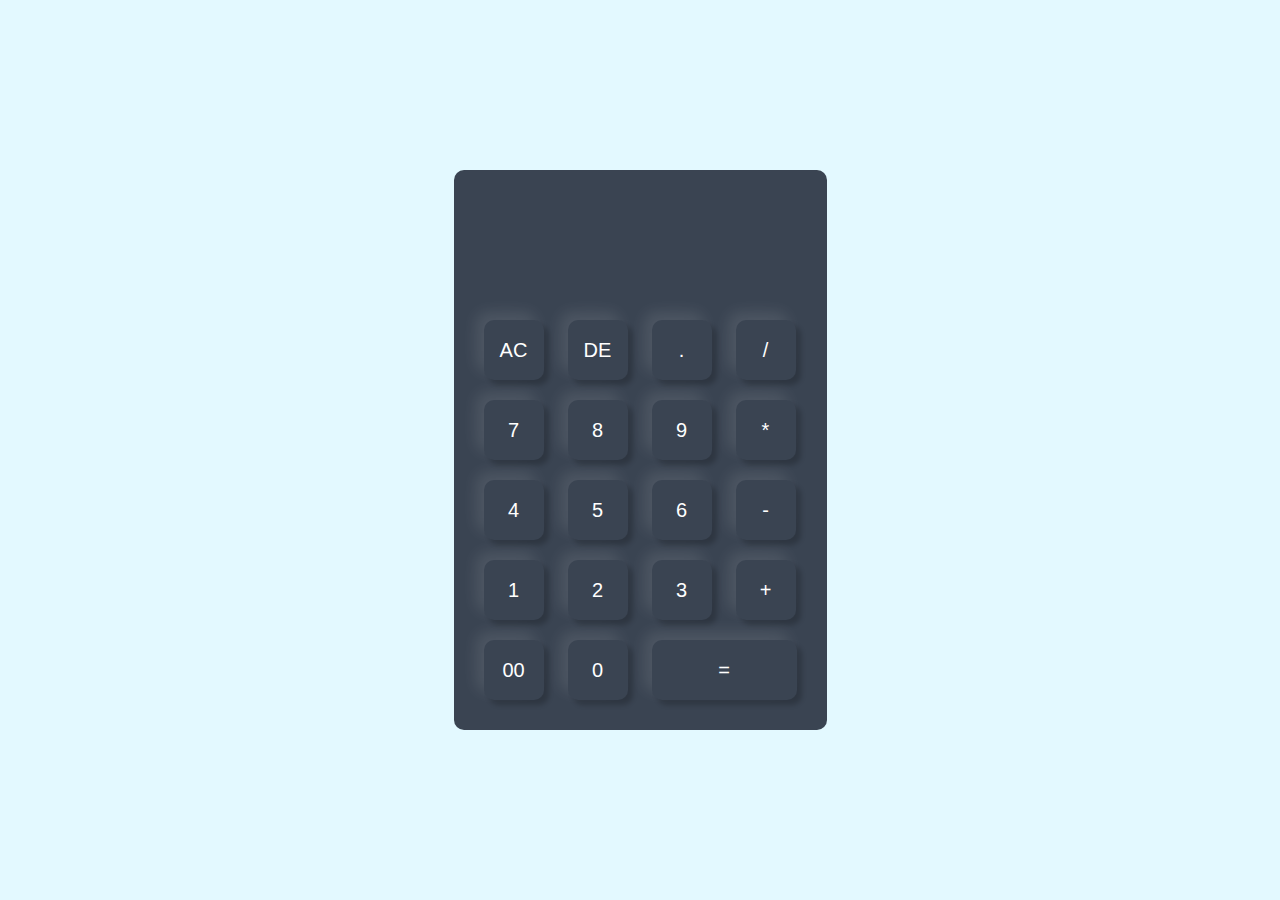
<file: Calculator/index.html>
<!DOCTYPE html>
<html lang="en">
<head>
  <meta charset="UTF-8">
  <meta name="viewport" content="width=device-width, initial-scale=1.0">
  <title>Calculator</title>
  <link rel="stylesheet" href="style.css">
</head>
<body>
  <div class="container">
    <div class="calculator">
      <form>
        <div class="display">
          <input type="text" name="display">
        </div>
        <div>
          <input type="button" value="AC"onclick="display.value=''">
          <input type="button" value="DE"onclick="display.value = display.value.tostring().slice(0,-1)">
          <input type="button" value="."onclick="display.value+='.'">
          <input type="button" value="/"onclick="display.value+='/'">
        </div>
        <div>
          <input type="button" value="7" onclick="display.value+='7'">
          <input type="button" value="8"onclick="display.value+='8'">
          <input type="button" value="9"onclick="display.value+='9'">
          <input type="button" value="*" onclick="display.value+='*'">
        </div>
        <div>
          <input type="button" value="4"onclick="display.value+='4'">
          <input type="button" value="5"onclick="display.value+='5'">
          <input type="button" value="6"onclick="display.value+='6'">
          <input type="button" value="-"onclick="display.value+='-'">
        </div>
        <div>
          <input type="button" value="1" onclick="display.value+='1'">
          <input type="button" value="2" onclick="display.value+='2'">
          <input type="button" value="3" onclick="display.value+='3'">
          <input type="button" value="+"onclick="display.value+='+'">
        </div>
        <div>
          <input type="button" value="00"onclick="display.value+='00'">
          <input type="button" value="0"onclick="display.value+='0'">
          <input type="button" value="=" onclick="display.value=eval(display.value)" class="equal">
          
        </div>
      </form>
    </div>
  </div>
</body>
</html>
</file>
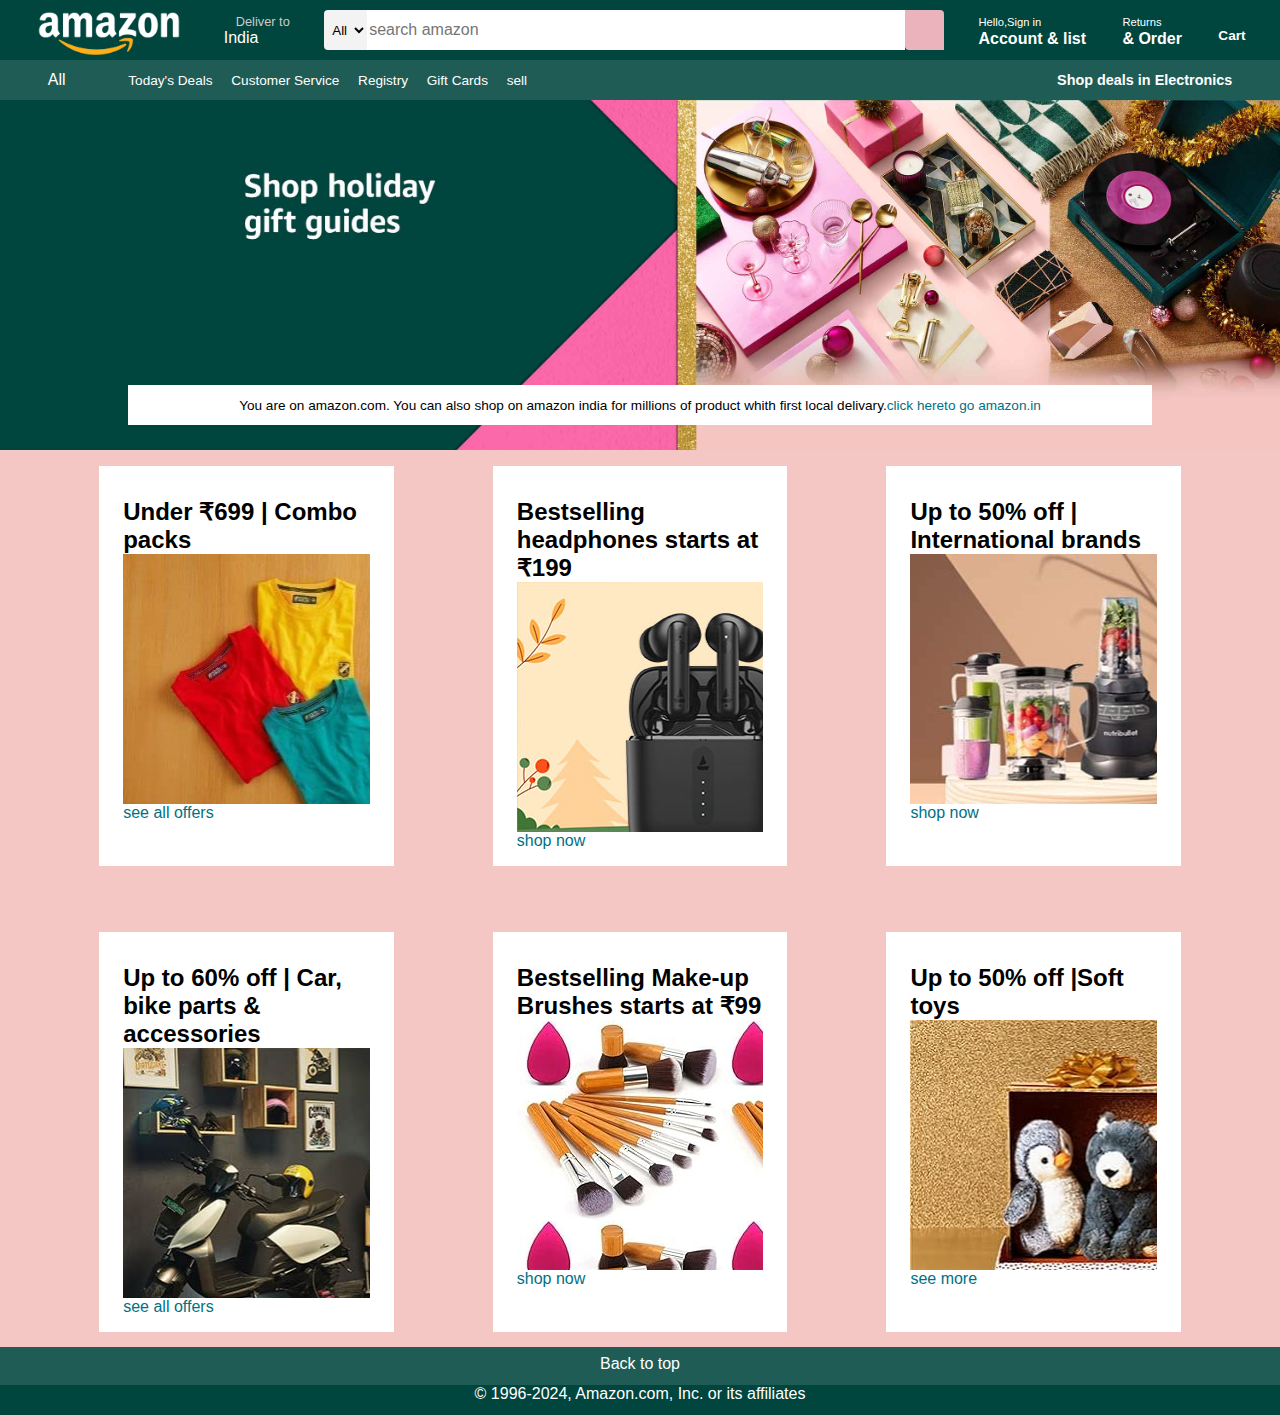
<file: css project/index.html>
<!DOCTYPE html>
<html lang="en">
<head>
    <meta charset="UTF-8">
    <meta name="viewport" content="width=device-width, initial-scale=1.0">
    <title>amazon</title>
    <link rel="stylesheet" href="style.css">
    <link rel="stylesheet"href="https://cdnjs.cloudflare.com/ajax/libs/font-awesome/6.5.1/css/all.min.css" integrity="sha512-DTOQO9RWCH3ppGqcWaEA1BIZOC6xxalwEsw9c2QQeAIftl+Vegovlnee1c9QX4TctnWMn13TZye+giMm8e2LwA==" crossorigin="anonymous" referrerpolicy="no-referrer" />
</head>
<body>
    <header>
        <div class="navbar">
            <div class="nav-logo border">
                <div class="logo"></div>
            </div>

            <div class="nav-address border">
                <p class="add-first">Deliver to</p>
                <div class="add-icon">
                    <i class="fa-solid fa-location-dot"></i>
                    <p class="add-sec">India</p>
                </div>
            </div>

            <div class="nav-search">
                <select class="search-select">
                    <option>All</option>
                    <option>A</option>
                    <option>b</option>
                </select>
                <input placeholder="search amazon" class="search-input">
                <div class="search-icon">
                    <i class="fa-solid fa-magnifying-glass"></i>
                </div>
            </div>

            <div class="nav-signin border">
                <p><span>Hello,Sign in</span></p>
                <p class="nav-second">Account & list</p>
            </div>

            <div class="nav-return border">
                <p><span>Returns</span></p>
                <p class="nav-second">& Order</p>
            </div>

            <div class="nav-cart border">
                <i class="fa-solid fa-cart-shopping"></i>
                Cart
            </div>
        </div>

        <div class="panel">
            <div class="panel-all">
                <i class="fa-solid fa-bars"></i>
                All
            </div>
            <div class="panel-options">
                <p>Today's Deals</p>
                <p>Customer Service</p>
                <p>Registry</p>
                <p>Gift Cards</p>
                <p>sell</p>
            </div>
            <div class="panel-deals">
                Shop deals in Electronics
            </div>
        </div>
    </header>
    <div class="hero-section">
        <div class="hero-msg">
            <p>You are on amazon.com. You can also shop on amazon india for millions of product whith first local delivary.<a>click hereto go amazon.in</a></p>
        </div>
    </div>

    <div class="shop-section">
        <div class="box1 box">
           <div class="box-contain">
            <h2>Under ₹699 | Combo packs</h2>
            <div class="box-image" style="background-image: url('t-shiets.jpg');"></div>
            <p>see all offers</p>
           </div>
        </div>
        <div class="box2 box">
            <div class="box-contain">
                <h2>Bestselling headphones starts at ₹199</h2>
                <div class="box-image" style="background-image: url('headphone.jpg');"></div>
                <p>shop now</p>
               </div>
        </div>
        <div class="box3 box">
            <div class="box-contain">
                <h2>Up to 50% off | International brands</h2>
                <div class="box-image" style="background-image: url('electronic.jpg');"></div>
                <p>shop now</p>
               </div>
        </div>
    </div>
    <div class="shop-section2">
        <div class="box1 box">
            <div class="box-contain">
             <h2>Up to 60% off | Car, bike parts & accessories</h2>
             <div class="box-image" style="background-image: url('scooty.jpg');"></div>
             <p>see all offers</p>
            </div>
         </div>
         <div class="box2 box">
             <div class="box-contain">
                 <h2>Bestselling Make-up Brushes starts at ₹99</h2>
                 <div class="box-image" style="background-image: url('make-up.jpg');"></div>
                 <p>shop now</p>
                </div>
         </div>
         <div class="box3 box">
             <div class="box-contain">
                 <h2>Up to 50% off |Soft toys</h2>
                 <div class="box-image" style="background-image: url('box_image2.jpg');"></div>
                 <p>see more</p>
                </div>
         </div>
    </div>
    <div class="space"></div>
</body>
<footer>
    <div class="back_to_top">Back to top</div>
    <div class="footer">© 1996-2024, Amazon.com, Inc. or its affiliates</div>
</footer>
</html>
</file>
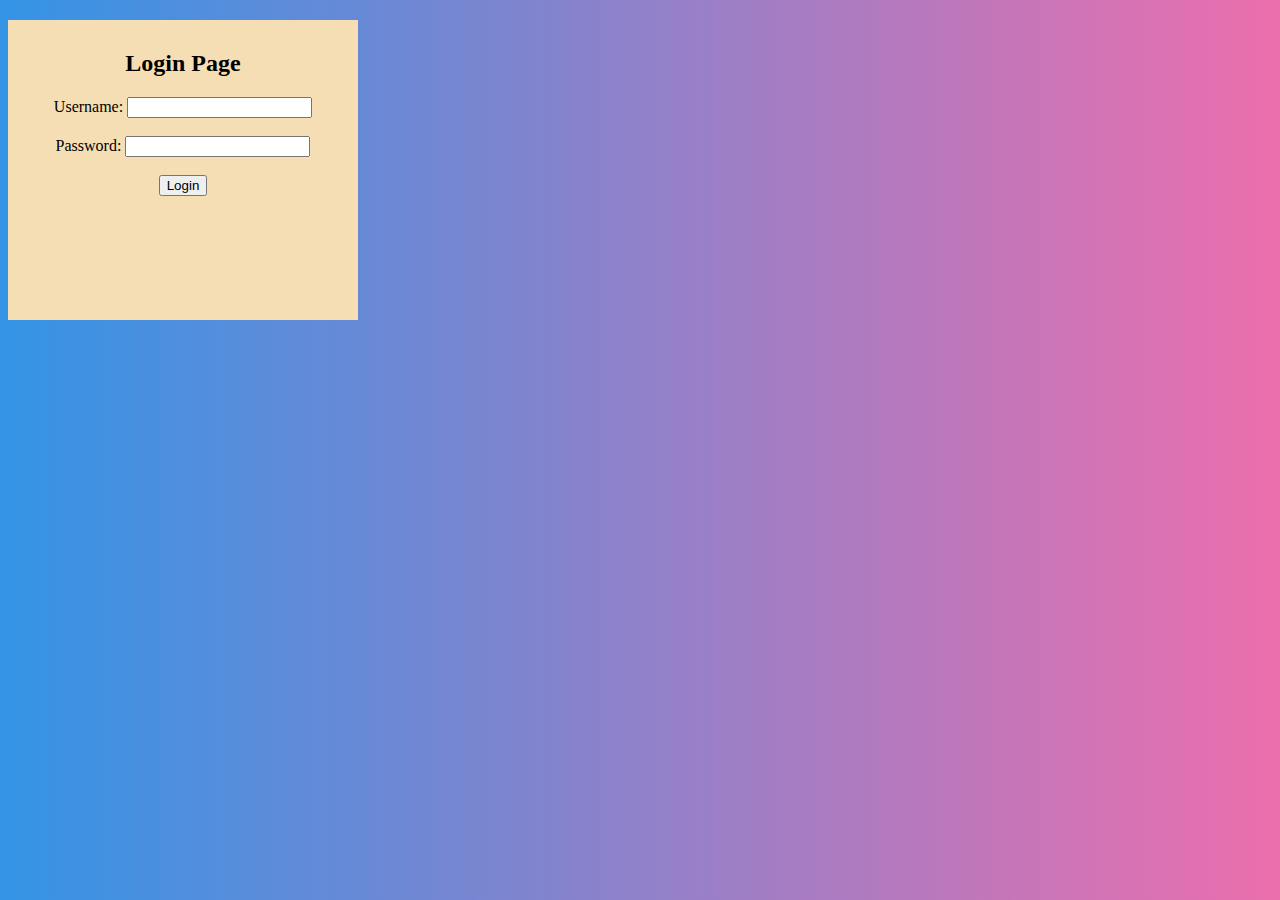
<file: login/index.html>
<!DOCTYPE html>
<html lang="en">
<head>
<meta charset="UTF-8">
<meta name="viewport" content="width=device-width, initial-scale=1.0">
<title>Login Page</title>
<link rel="stylesheet" href="style.css">
</head>
<body>
    <div class="login_box">
        <h2>Login Page</h2>
        <form id="loginForm">
            <label for="username">Username:</label>
            <input type="text" id="username" name="username" required><br><br>
            <label for="password">Password:</label>
            <input type="password" id="password" name="password" required><br><br>
            <button type="submit">Login</button>
        </form>
    </div>
  <script src="script.js"></script>
</body>
</html>
</file>
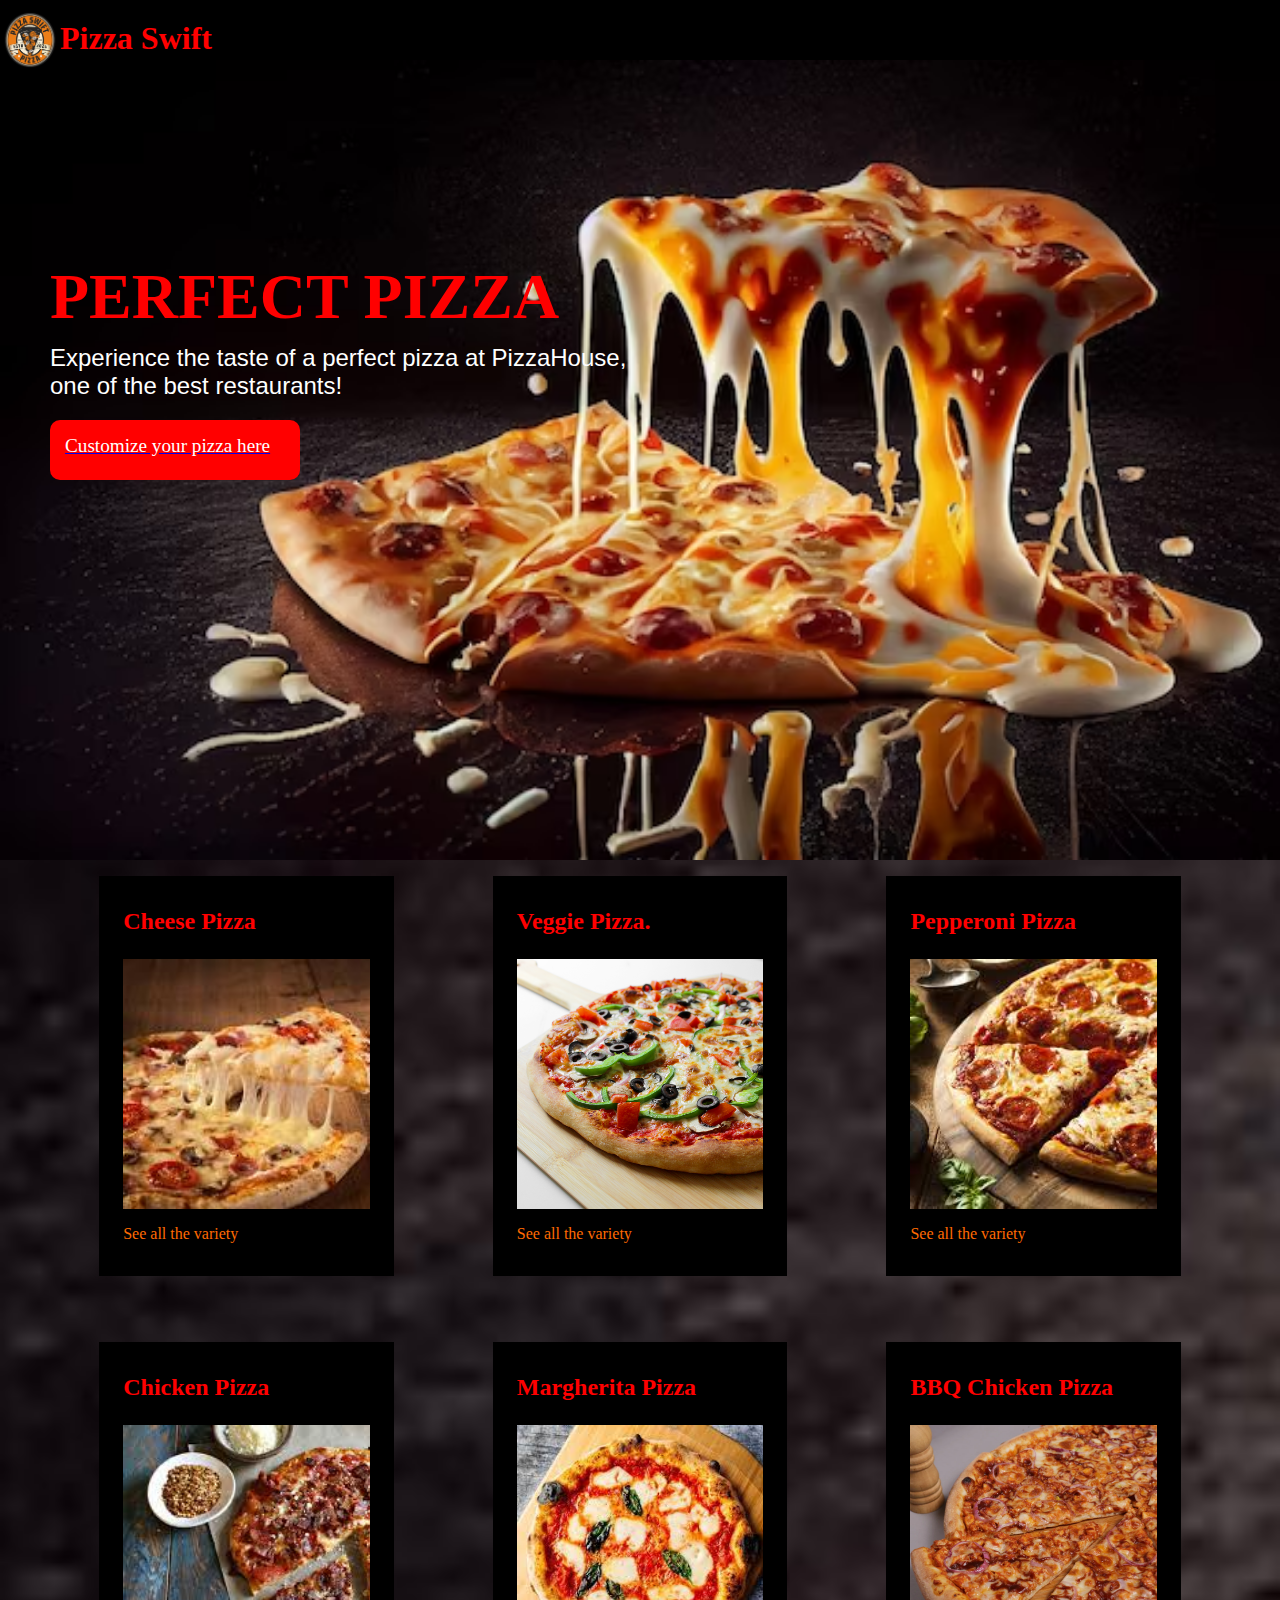
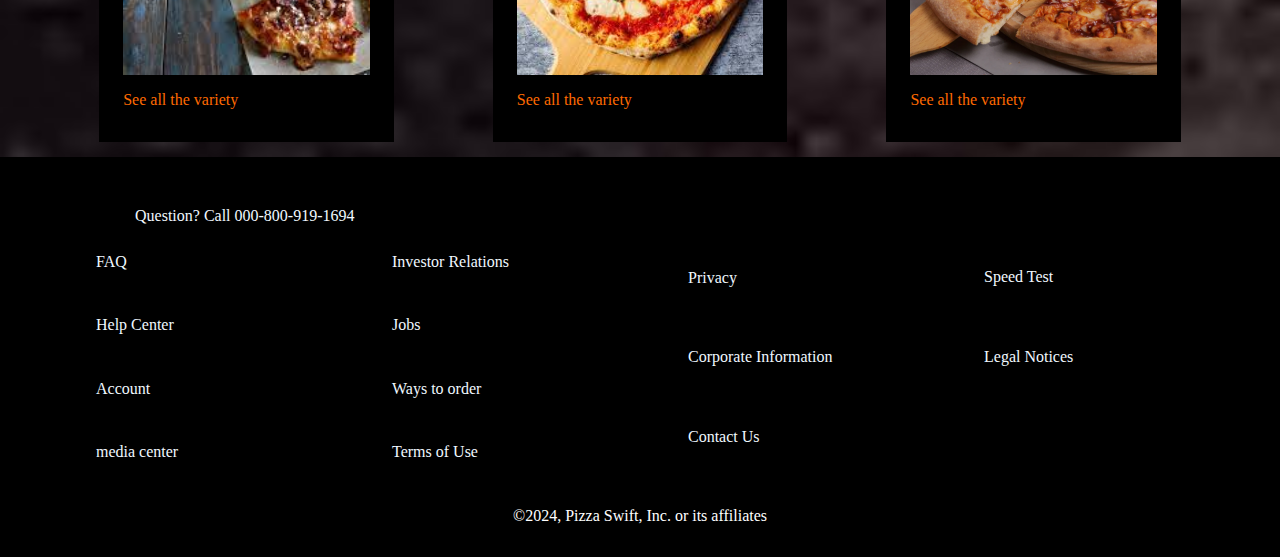
<file: pizza_delivery_website/index.html>
<!DOCTYPE html>
<html lang="en">
<head>
    <meta charset="UTF-8">
    <meta name="viewport" content="width=device-width, initial-scale=1.0">
    <title>Pizza Swift</title>
    <link rel="stylesheet" href="style.css">
</head>
<body>
    <!--navbar-->
    <div class="navbar">
        <div class="logo">
            <div class="logo_image"></div>
                <h1>Pizza Swift</h1>
        </div>
    </div>
    <div class="hero_section">
        <h1>PERFECT PIZZA</h1>
        <p>Experience the taste of a perfect pizza at PizzaHouse, one of the best restaurants!</p>
        <a href="http://127.0.0.1:5500/customize_pizza.html" target="_parent"><div class="customize_pizza"> <p>Customize your pizza here</p></div></a>
    </div>
    <div class="background">
        <div class="shop-section">
            <div class="box1 box">
            <div class="box-contain">
                <h2>Cheese Pizza</h2>
                <a href="http://127.0.0.1:5500/cheese_pizza.html" target="_parent"><div class="box-image" style="background-image: url('image/Cheese\ Pizza..jpeg');background-size:cover;"></div></a>
                <p>See all the variety</p>
            </div>
            </div>
            <div class="box2 box">
                <div class="box-contain">
                    <h2>Veggie Pizza.</h2>
                    <a href="http://127.0.0.1:5500/veggie_pizza.html" target="_parent"><div class="box-image" style="background-image: url('image/veggie_pizza.webp');background-size:cover;"></div></a>
                    <p>See all the variety</p>
                </div>
            </div>
            <div class="box3 box">
                <div class="box-contain">
                    <h2>Pepperoni Pizza</h2>
                    <a href="http://127.0.0.1:5500/pepperoni_pizza.html" target="_parent"><div class="box-image" style="background-image: url('image/Pepperoni\ Pizza.jpeg');background-size:cover;"></div></a>
                    <p>See all the variety</p>
                </div>
            </div>
        </div>
        <div class="shop-section2">
            <div class="box1 box">
                <div class="box-contain">
                <h2>Chicken Pizza</h2>
                <a href="http://127.0.0.1:5500/meat_pizza.html" target="_parent"><div class="box-image" style="background-image: url('image/Meat\ Pizza..jpeg') ;background-size:cover;"></div></a>
                <p>See all the variety</p>
                </div>
            </div>
            <div class="box2 box">
                <div class="box-contain">
                    <h2>Margherita Pizza</h2>
                    <div class="box-image" style="background-image: url('image/Margherita\ Pizza.jpeg');background-size:cover;"></div>
                    <p>See all the variety</p>
                    </div>
            </div>
            <div class="box3 box">
                <div class="box-contain">
                    <h2>BBQ Chicken Pizza</h2>
                    <div class="box-image" style="background-image: url('image/BBQ-Chicken-Pizza.webp');background-size:cover;"></div>
                    <p>See all the variety</p>
                    </div>
            </div>
        </div>
        <div class="space"></div>
    </div>
    <div class="sixth_page">
        <div class="question_section"><a>Question? Call 000-800-919-1694</a></div>
            <div class="all_question_box">
                <div class="first_question_section">
                    <a>FAQ</a>
                    <a>Help Center</a>
                    <a>Account</a>
                    <a>media center</a>
                </div>
                <div class="second_question_section">
                    <a>Investor Relations</a>
                    <a>Jobs</a>
                    <a>Ways to order</a>
                    <a>Terms of Use</a>
                </div>
                <div class="third_question_section">
                    <a>Privacy</a>
                    <a>Corporate Information</a>
                    <a>Contact Us</a>
                </div>
                <div class="fourth_question_section">
                    <a>Speed Test</a>
                    <a>Legal Notices</a>
                </div>
        </div>
</body>
<footer>
    <div class="footer">©2024, Pizza Swift, Inc. or its affiliates</div>
</footer>
</html>
</file>
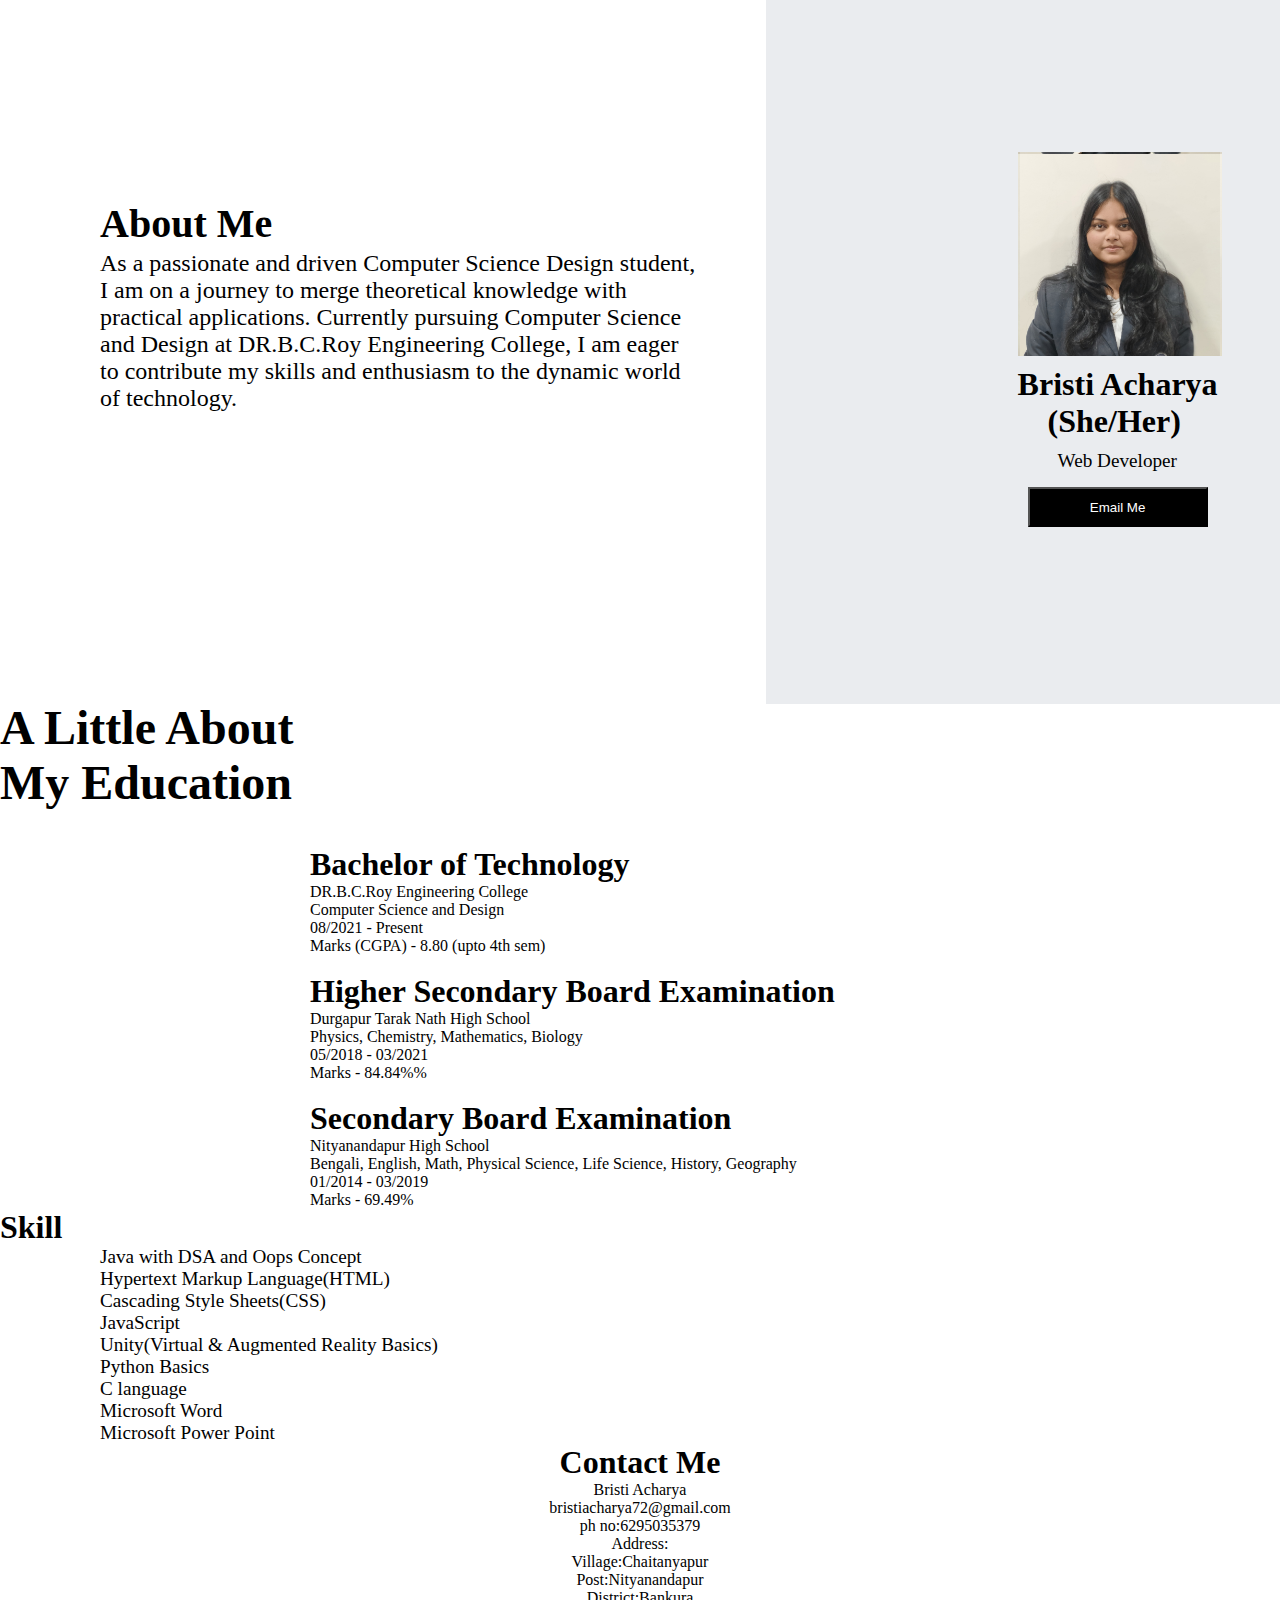
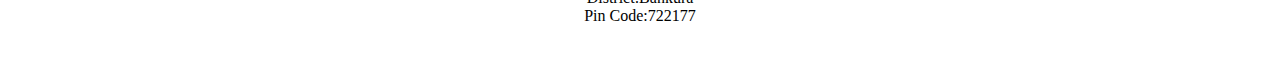
<file: portfolio/index.html>
<!DOCTYPE html>
<html lang="en">
<head>
    <meta charset="UTF-8">
    <meta name="viewport" content="width=device-width, initial-scale=1.0">
    <title>Bristi Acharya</title>
    <link rel="stylesheet" href="style.css">
</head>
<body>
    <!--first_page-->
    <div class="first_page">
        <div class="paraghraph">
            <h1 class="about_me">About Me</h1>
            <p class="about_myself">As a passionate and driven Computer Science Design student, I am on a journey to merge theoretical knowledge with practical applications. Currently pursuing Computer Science and Design at DR.B.C.Roy Engineering College, I am eager to contribute my skills and enthusiasm to the dynamic world of technology.</p>
        </div>
        <div class="image">
            <div class="my_image"></div>
            <h1 class="name">Bristi Acharya</h1>
            <h1 class="female">(She/Her)</h1>
            <p class="i_am">Web Developer</p>
            <a><button class="email_me">Email Me</button></a>
        </div>
    </div>
    <!--About_my_education-->
    <div class="about_education">
        <h1 class="education_heading"> A Little About My Education</h1>
        <br/>
        <br/>
        <div class="education">
            <div class="b_tech">
                <h1>Bachelor of Technology</h1>
                <p>DR.B.C.Roy Engineering College</p>
                <p>Computer Science and Design</p>
                <p>08/2021 - Present</p>
                <p>Marks (CGPA) - 8.80 (upto 4th sem)</p>
            </div>
            <br/>
            <div class="Higher_secondary">
                <h1>Higher Secondary Board Examination</h1>
                <p>Durgapur Tarak Nath High School</p>
                <p>Physics, Chemistry, Mathematics, Biology</p>
                <p>05/2018 - 03/2021</p>
                <p>Marks - 84.84%%</p>
            </div>
            <br/>
            <div class="Secondary_education">
                    <h1>Secondary Board Examination</h1>
                    <p>Nityanandapur High School</p>
                    <p>Bengali, English, Math, Physical Science, Life Science, History, Geography</p>
                    <p>01/2014 - 03/2019</p>
                    <p>Marks - 69.49%</p>
            </div>
        </div>
    </div>
     <!--About_my_skill-->
    <div class="skil">
        <h1 class="skil_heading">Skill</h1>
        <div class="skill_name">
                <p>Java with DSA and Oops Concept</p>
                <p>Hypertext Markup Language(HTML)</p>
                <p>Cascading Style Sheets(CSS)</p>
                <p>JavaScript</p>
                <p>Unity(Virtual & Augmented Reality Basics)</p>
                <p>Python Basics</p>
                <p>C language</p>
                <p>Microsoft Word</p>
                <p>Microsoft Power Point</p>
        </div>
    </div>
     <!--About_my_contact-->
    <div class="contact_me">
        <h1>Contact Me</h1>
        <div class="details">
            <p>Bristi Acharya</p>
            <p>bristiacharya72@gmail.com</p>
            <p>ph no:6295035379</p>
            <p>Address:
                <p>Village:Chaitanyapur</p>
                <p>Post:Nityanandapur</p>
                <p>District:Bankura</p>
                <p>Pin Code:722177</p>
            </p>
        </div>
    </div>
    
</body>
</html>
</file>
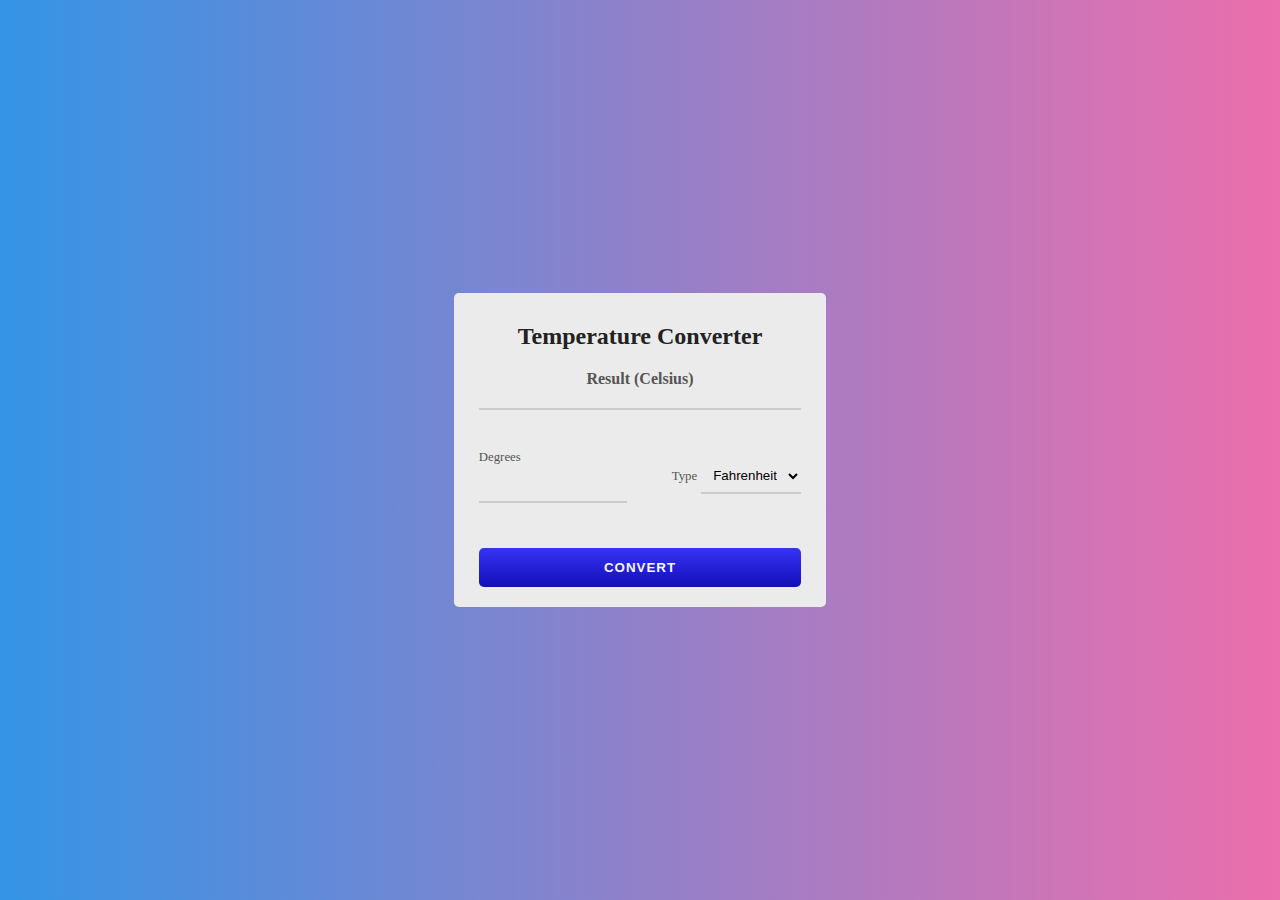
<file: Tempture Converter/index.html>
<!DOCTYPE html>
<html lang="en">
<head>
  <meta charset="UTF-8">
  <meta name="viewport" content="width=device-width, initial-scale=1.0">
  <title>Document</title>
  <link rel="stylesheet" href="style.css">
</head>
<body>
  <div class="container">
    <div class="temperature-converter">
        <h1 class="title">Temperature Converter</h1>
        <div class="result">
          <span class="result-heading">Result (Celsius)</span>
          <h2 class="celsius-value" id="celsius"></h2>
        </div>
        <div class="degree-type">
          <div class="degree-field">
            <label for="degree">Degrees</label>
            <input type="number" name="degree" id="degree" />
          </div>
          <div class="temp-field">
            <label for="temp-type">Type</label>
            <select name="temperatures" id="temp-type" autocomplete="on">
              <option id="fahrenheit" value="fahrenheit">Fahrenheit</option>
              <option id="kelvin" value="kelvin">Kelvin</option>
            </select>
          </div>
        </div>
        <button id="convert-btn">Convert</button>
    </div>
  </div>
  <!--LINK JAVASCRIPT FILE-->
  <script src="./main.js"></script>
</body>
</html>
</file>
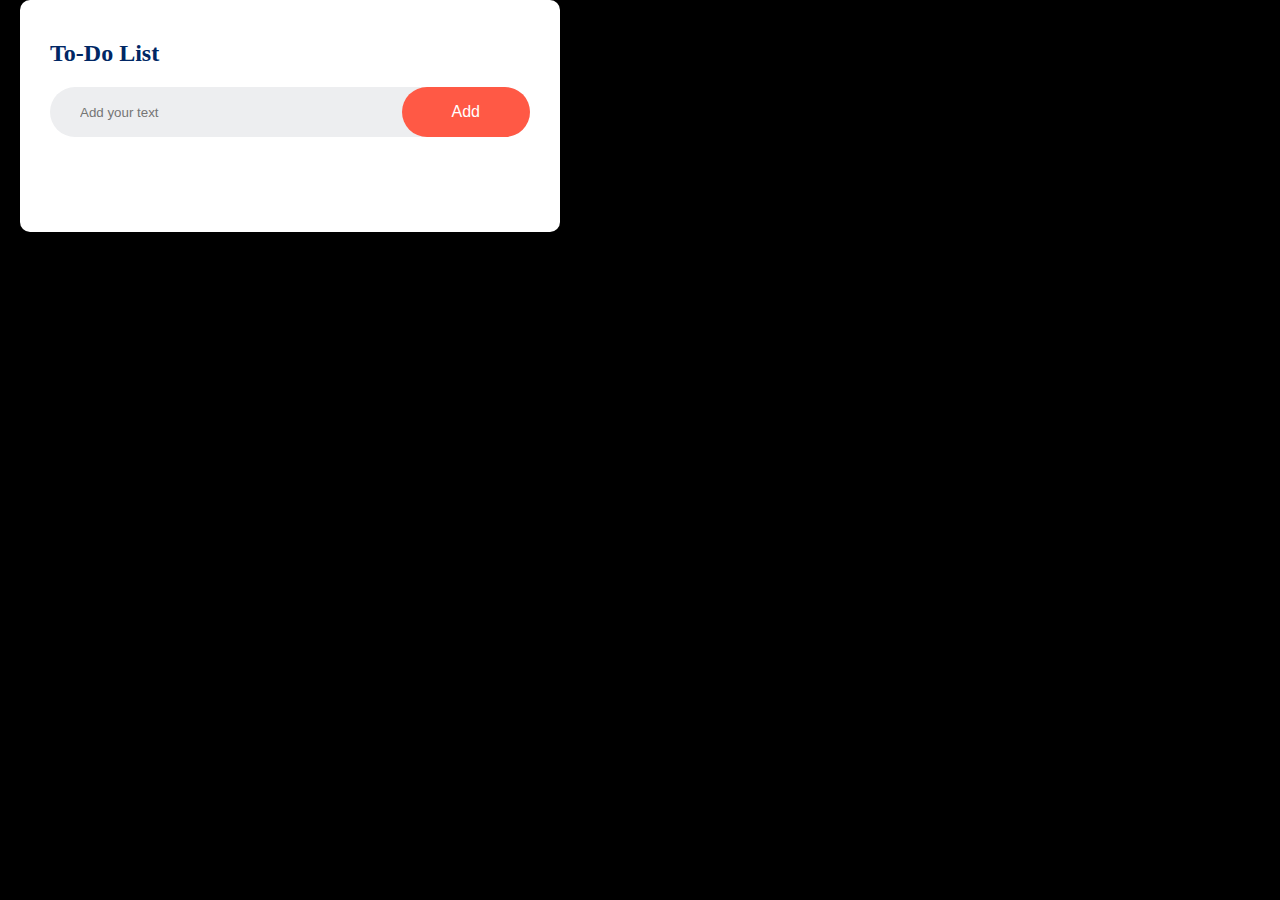
<file: to-do-list/index.html>
<!DOCTYPE html>
<html lang="en">
<head>
  <meta charset="UTF-8">
  <meta name="viewport" content="width=device-width, initial-scale=1.0">
  <title>To-Do List</title>
  <link rel="stylesheet" href="style.css">
</head>
<body>
  <div class="containter">
    <div class="todo-app">
      <h2>To-Do List</h2>
      <div class="row">
        <input type="text" id="input-box" placeholder="Add your text">
        <button onclick="addTask()">Add</button>
      </div>
      <ul id="list-container">
      </ul>
    </div>
  </div>
  <script src="script.js"></script>
</body>
</html>
</file>
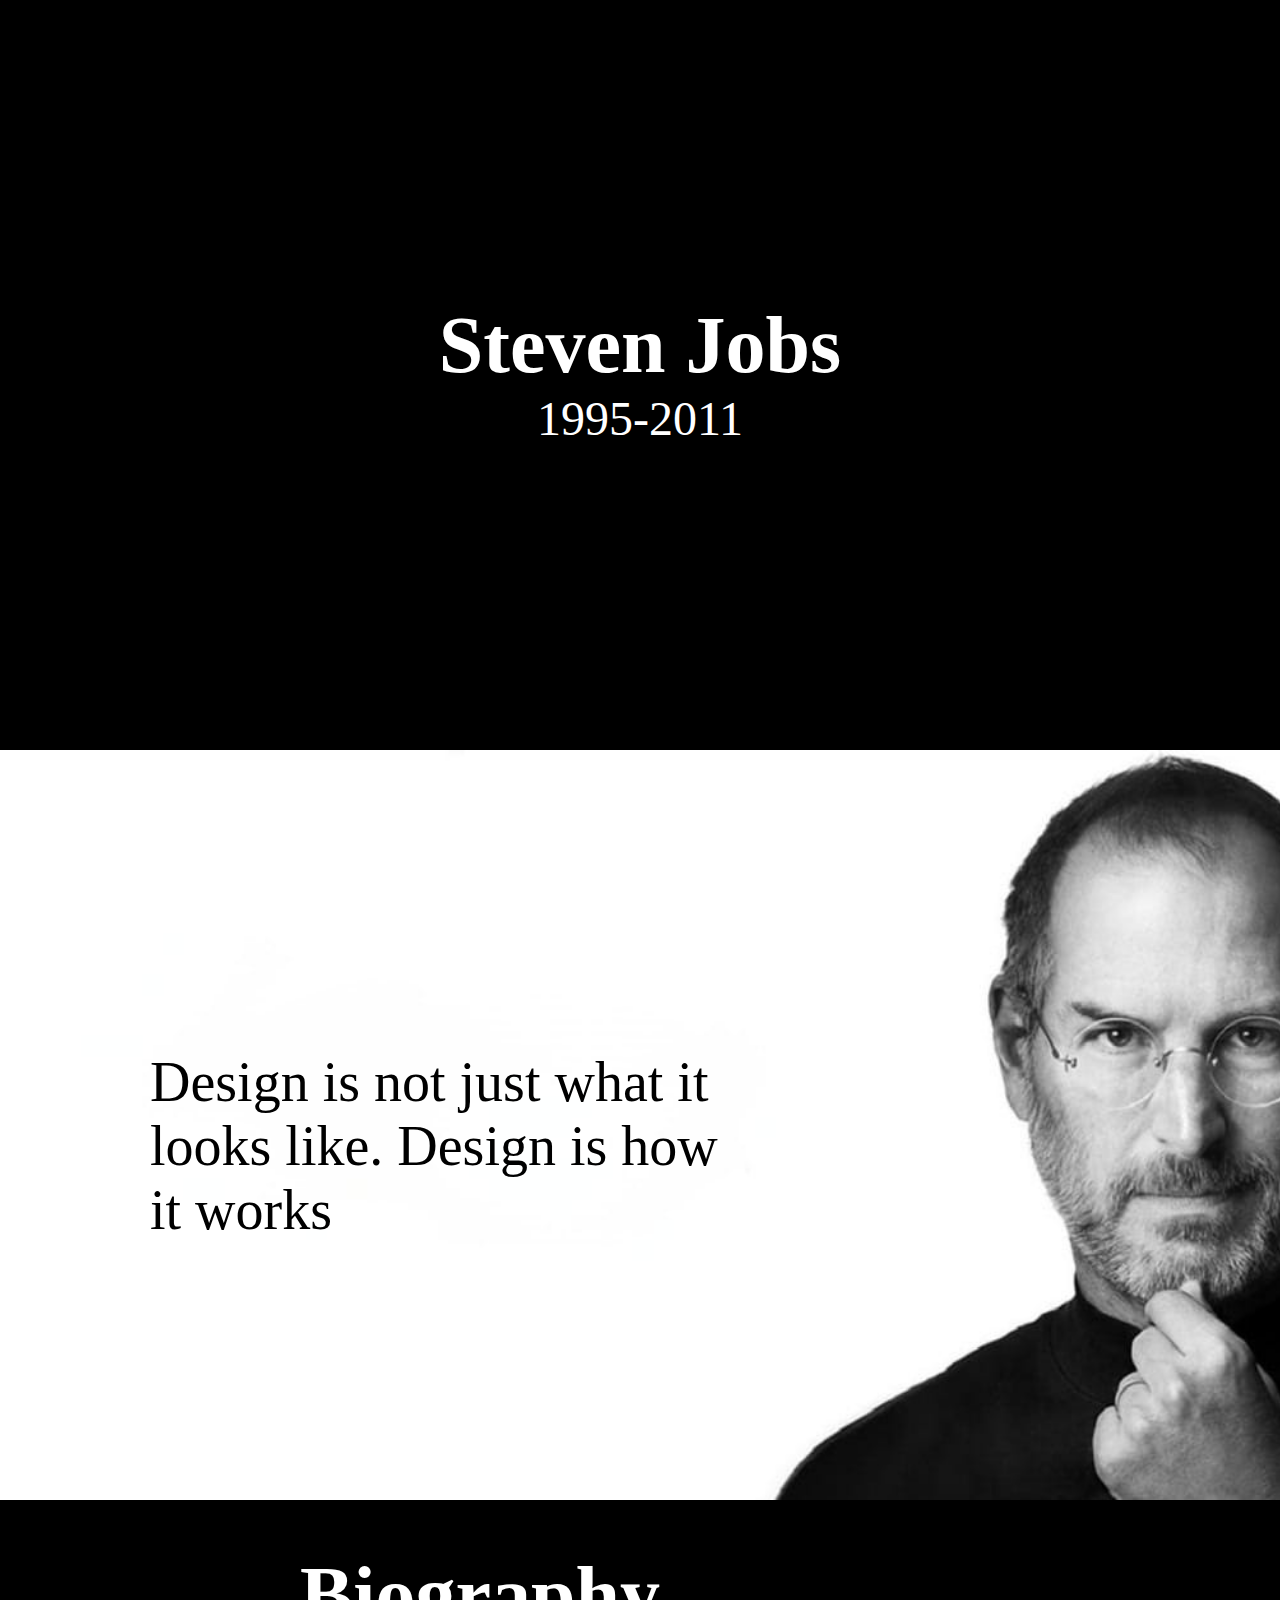
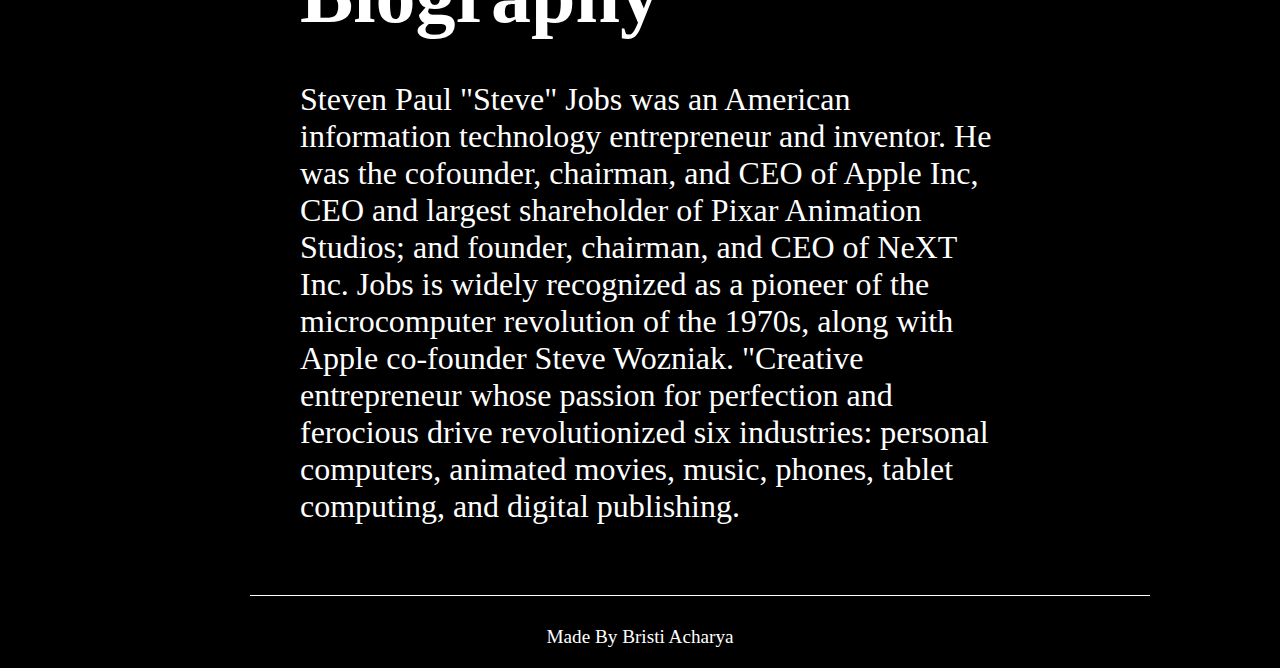
<file: tribute_page/index.html>
<!DOCTYPE html>
<html lang="en">
<head>
    <meta charset="UTF-8">
    <meta name="viewport" content="width=device-width, initial-scale=1.0">
    <title>Document</title>
    <link rel="stylesheet" href="style.css">
</head>
<body>
    <div class="name">
        <h1>Steven Jobs</h1>
        <p>1995-2011</p>
    </div>
    <div class="image">
        <p>Design is not just what it looks like. Design is how it works</p>
    </div>
    <div class="biography">
        <h1>Biography</h1>
        <p>Steven Paul "Steve" Jobs was an American information technology entrepreneur and inventor. He was the cofounder, chairman, and CEO of Apple Inc, CEO and largest shareholder of Pixar Animation Studios; and founder, chairman, and CEO of NeXT Inc. Jobs is widely recognized as a pioneer of the microcomputer revolution of the 1970s, along with Apple co-founder Steve Wozniak. "Creative entrepreneur whose passion for perfection and ferocious drive revolutionized six industries: personal computers, animated movies, music, phones, tablet computing, and digital publishing.</p>
    </div>
    <div class="line">
        <div class="line1"></div>
    </div>
</body>
<footer>
    <p>Made By Bristi Acharya</p>
</footer>
</html>
</file>
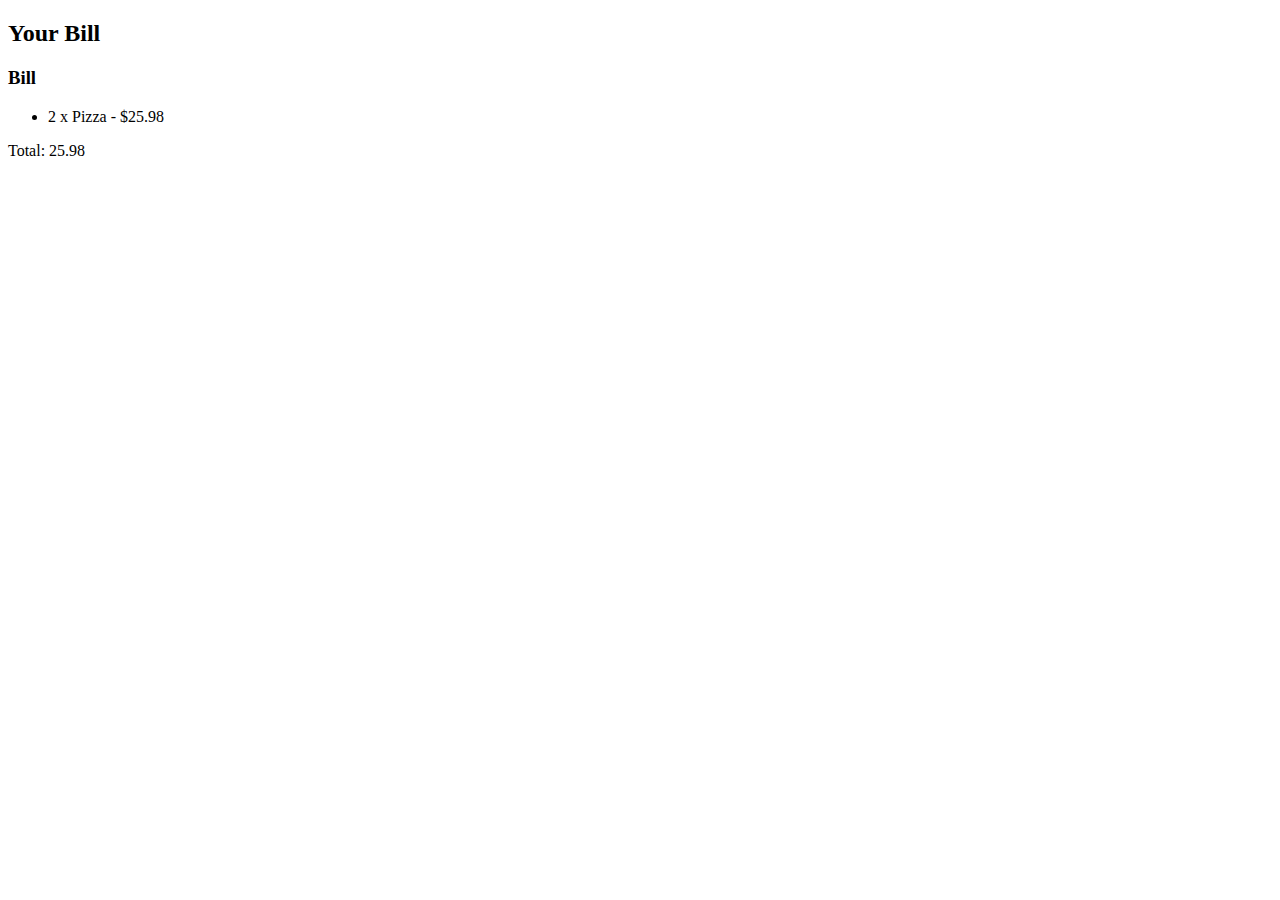
<file: pizza_delivery_website/bill.html>
<!DOCTYPE html>
<html lang="en">
<head>
<meta charset="UTF-8">
<meta name="viewport" content="width=device-width, initial-scale=1.0">
<title>Restaurant Bill</title>
</head>
<body>
<h2>Your Bill</h2>

<div id="bill">
    <h3>Bill</h3>
    <ul id="billItems">
       
    </ul>
    <p>Total: <span id="totalCost">0</span></p>
</div>

<script>
    const billItems = [
        { itemName: "Pizza", quantity: 2, price: 12.99 },
        
    ];
    let totalCost = 0;

    function displayBill() {
        const billList = document.getElementById("billItems");
        billList.innerHTML = "";
        billItems.forEach(item => {
            const li = document.createElement("li");
            li.textContent = `${item.quantity} x ${item.itemName} - $${(item.quantity * item.price).toFixed(2)}`;
            billList.appendChild(li);
            totalCost += item.quantity * item.price;
        });
        document.getElementById("totalCost").textContent = totalCost.toFixed(2);
    }

    
    displayBill();
</script>
</body>
</html>
</file>
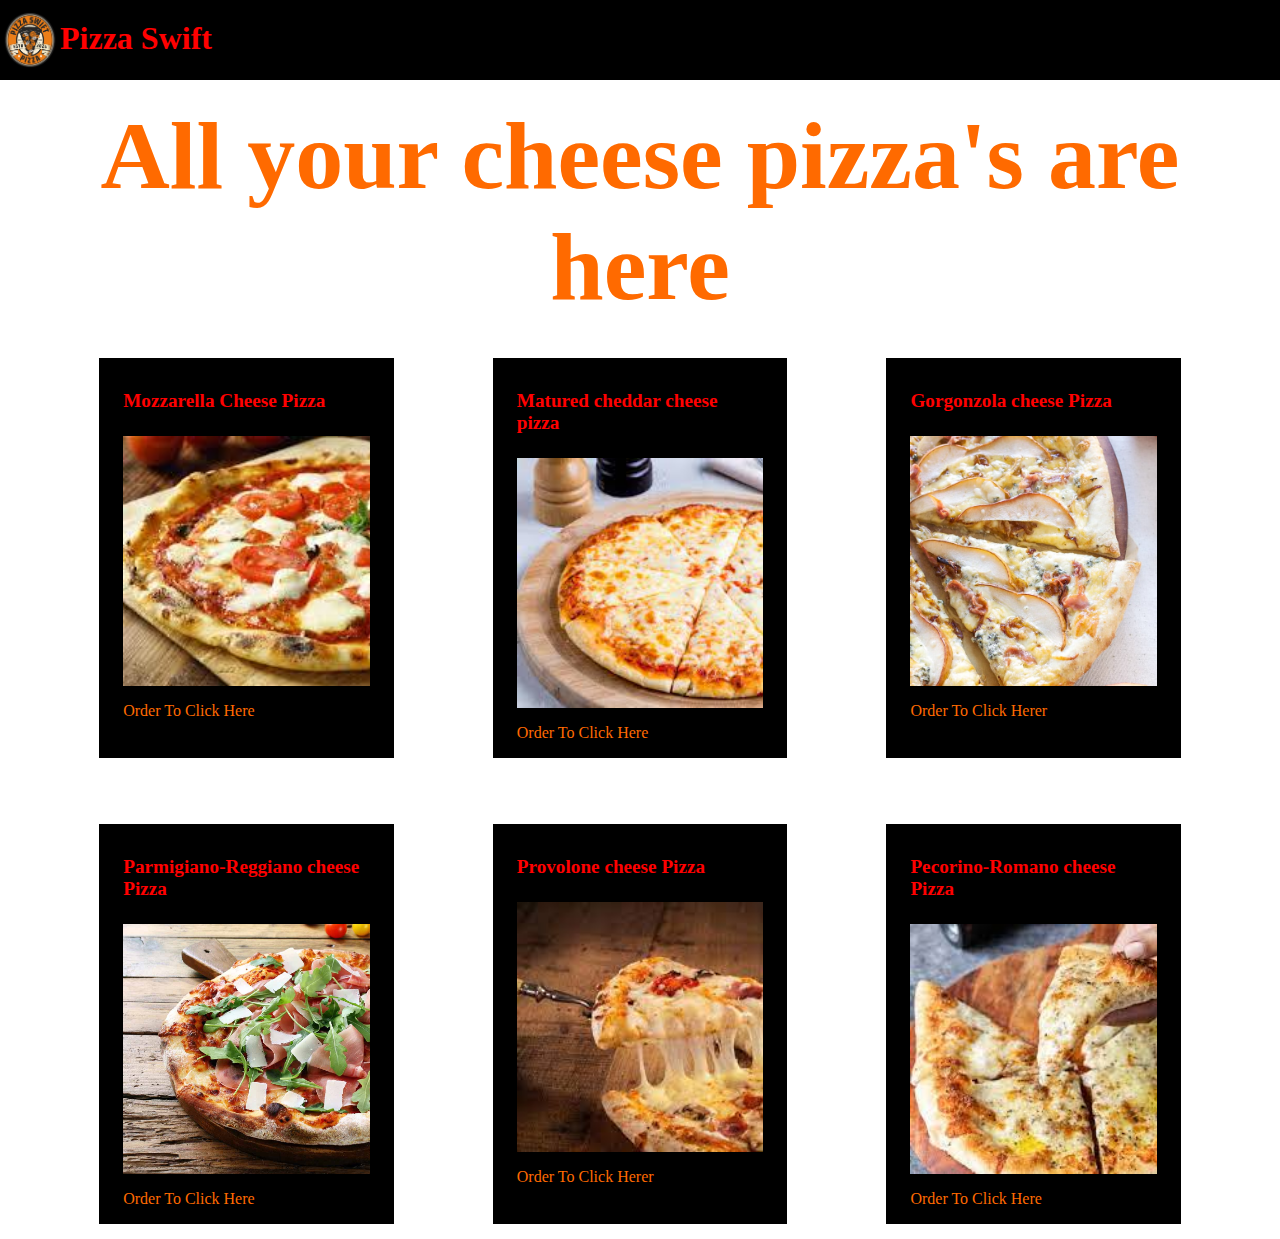
<file: pizza_delivery_website/cheese_pizza.html>
<!DOCTYPE html>
<html lang="en">
<head>
    <meta charset="UTF-8">
    <meta name="viewport" content="width=device-width, initial-scale=1.0">
    <title>Cheese Pizza</title>
    <link rel="stylesheet" href="cheese_pizza.css">
</head>
<body>
     <!--navbar-->
     <div class="navbar">
        <div class="logo">
            <div class="logo_image"></div>
                <h1>Pizza Swift</h1>
        </div>
    </div>
    <div class="cheese_pizza">
        <h1>All your cheese pizza's are here</h1>
    </div>
     <!--Category-->
     <div class="background">
        <div class="shop-section">
            <div class="box1 box">
            <div class="box-contain">
                <h2> Mozzarella Cheese Pizza</h2>
                <a href="http://127.0.0.1:5500/order.html" target="_parent"><div class="box-image" style="background-image: url('image/mozzarella_pizza.jpeg');background-size:cover;"></div></a>
                <p>Order To Click Here</p>
            </div>
            </div>
            <div class="box2 box">
                <div class="box-contain">
                    <h2>Matured cheddar cheese pizza</h2>
                    <a href="http://127.0.0.1:5500/order.html" target="_parent"><div class="box-image" style="background-image: url('image/matured\ cheddar\ pizza.jpeg');background-size:cover;"></div></a>
                    <p>Order To Click Here</p>
                </div>
            </div>
            <div class="box3 box">
                <div class="box-contain">
                    <h2>Gorgonzola cheese Pizza</h2>
                    <a href="http://127.0.0.1:5500/order.html" target="_parent"><div class="box-image" style="background-image: url('image/Gorgonzola\ cheese\ Pizza.jpg');background-size:cover;"></div></a>
                    <p>Order To Click Herer</p>
                </div>
            </div>
        </div>
        <div class="shop-section2">
            <div class="box1 box">
                <div class="box-contain">
                <h2>Parmigiano-Reggiano cheese Pizza</h2>
                <a href="http://127.0.0.1:5500/order.html" target="_parent"><div class="box-image" style="background-image: url('image/Parmigiano-Reggiano_cheese_Pizza.jpg') ;background-size:cover;"></div></a>
                <p>Order To Click Here</p>
                </div>
            </div>
            <div class="box2 box">
                <div class="box-contain">
                    <h2>Provolone cheese Pizza</h2>
                    <a href="http://127.0.0.1:5500/order.html" target="_parent"><div class="box-image" style="background-image: url('image/Provolone\ cheese\ Pizza.jpeg');background-size:cover;"></div></a>
                    <p>Order To Click Herer</p>
                    </div>
            </div>
            <div class="box3 box">
                <div class="box-contain">
                    <h2>Pecorino-Romano cheese Pizza</h2>
                    <a href="http://127.0.0.1:5500/order.html" target="_parent"><div class="box-image" style="background-image: url('image/Pecorino-Romano\ cheese\ Pizza.jpeg');background-size:cover;"></div></a>
                    <p>Order To Click Here</p>
                    </div>
            </div>
        </div>
        <div class="space"></div>
    </div>

</body>
</html>
</file>
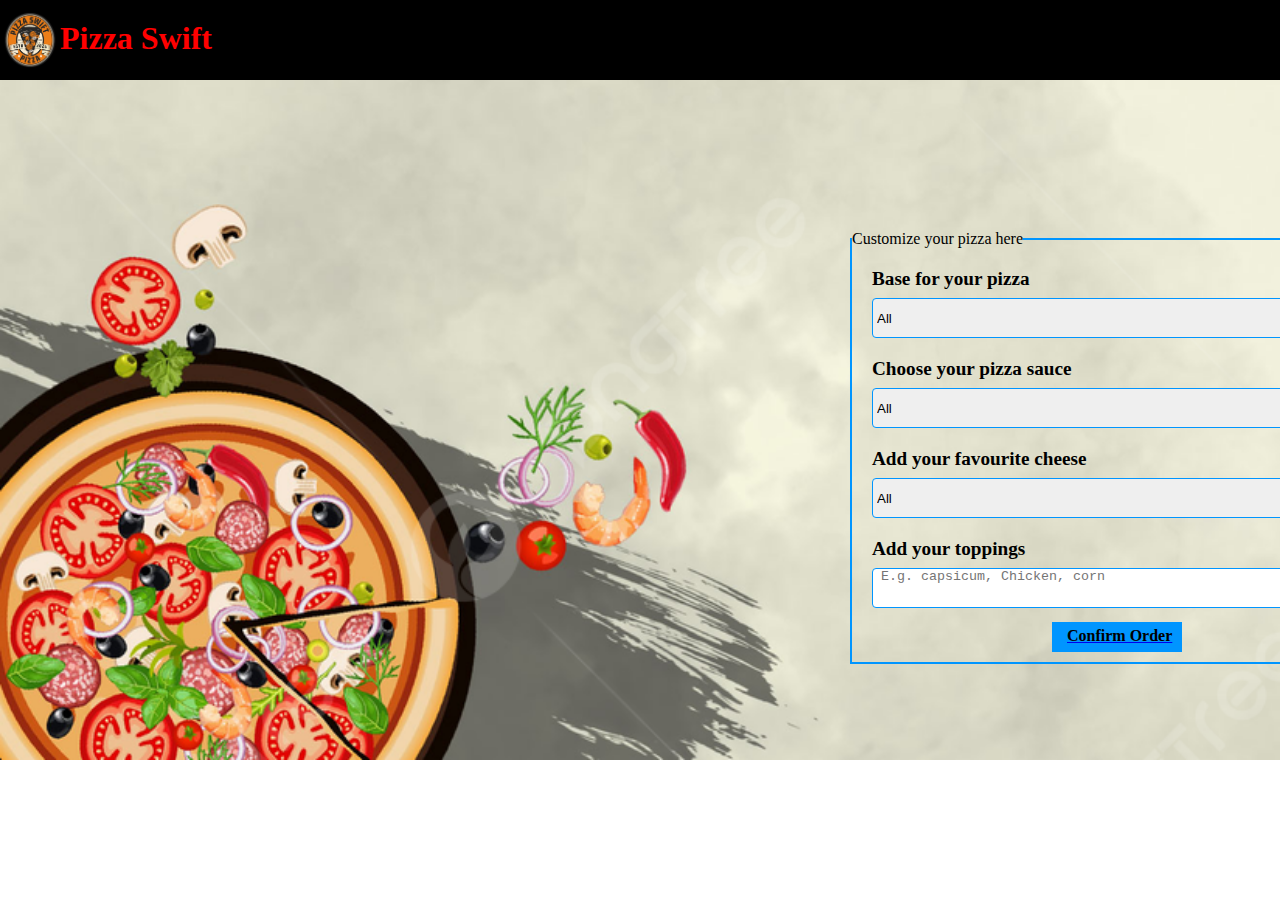
<file: pizza_delivery_website/customize_pizza.html>
<!DOCTYPE html>
<html lang="en">
<head>
    <meta charset="UTF-8">
    <meta name="viewport" content="width=device-width, initial-scale=1.0">
    <title>Document</title>
    <link rel="stylesheet" href="order.css">
</head>
<body>
    <!--navbar-->
    <div class="navbar">
        <div class="logo">
            <div class="logo_image"></div>
                <h1>Pizza Swift</h1>
        </div>
    </div>
    <div class="background-image">
        <div class="order_box">
            <fieldset>
                <legend> Customize your pizza here </legend>
                <div class="order-label">Base for your pizza</div>
                <select class="input">
                    <option>All</option>
                    <option>Thin Crust</option>
                    <option>Neapolitan Pizza</option>
                    <option>New York Style Crust</option>
                    <option>California Pizza</option>
                    <option>Thick Crust</option>
                </select>

                <div class="order-label">Choose your pizza sauce</div>
                <select class="input">
                    <option>All</option>
                    <option>Marinara Sauce</option>
                    <option>Spicy Red Sauce</option>
                    <option>BBQ Sauce</option>
                    <option>Buffalo Sauce</option>
                    <option>Alfredo Sauce</option>
                    <option>Pesto Sauce</option>
                </select>

                <div class="order-label">Add your favourite cheese</div>
                <select class="input">
                    <option>All</option>
                    <option>Mozzarella Cheese</option>
                    <option>Provolone Cheese</option>
                    <option>Cheddar Cheese</option>
                    <option>Parmesan Cheese</option>
                    <option>Gouda</option>
                </select>

                <div class="order-label"> Add your toppings</div>
                <textarea name="pizza-toppings" class="input" rows="10" placeholder=" E.g. capsicum, Chicken, corn" class="input-responsive" required></textarea>

                <a href="http://127.0.0.1:5500/bill.html" target="_parent"><div class="button"><p>Confirm Order</p></div></a>
            </fieldset>
    </div>
</div>
</body>
</html>
</file>
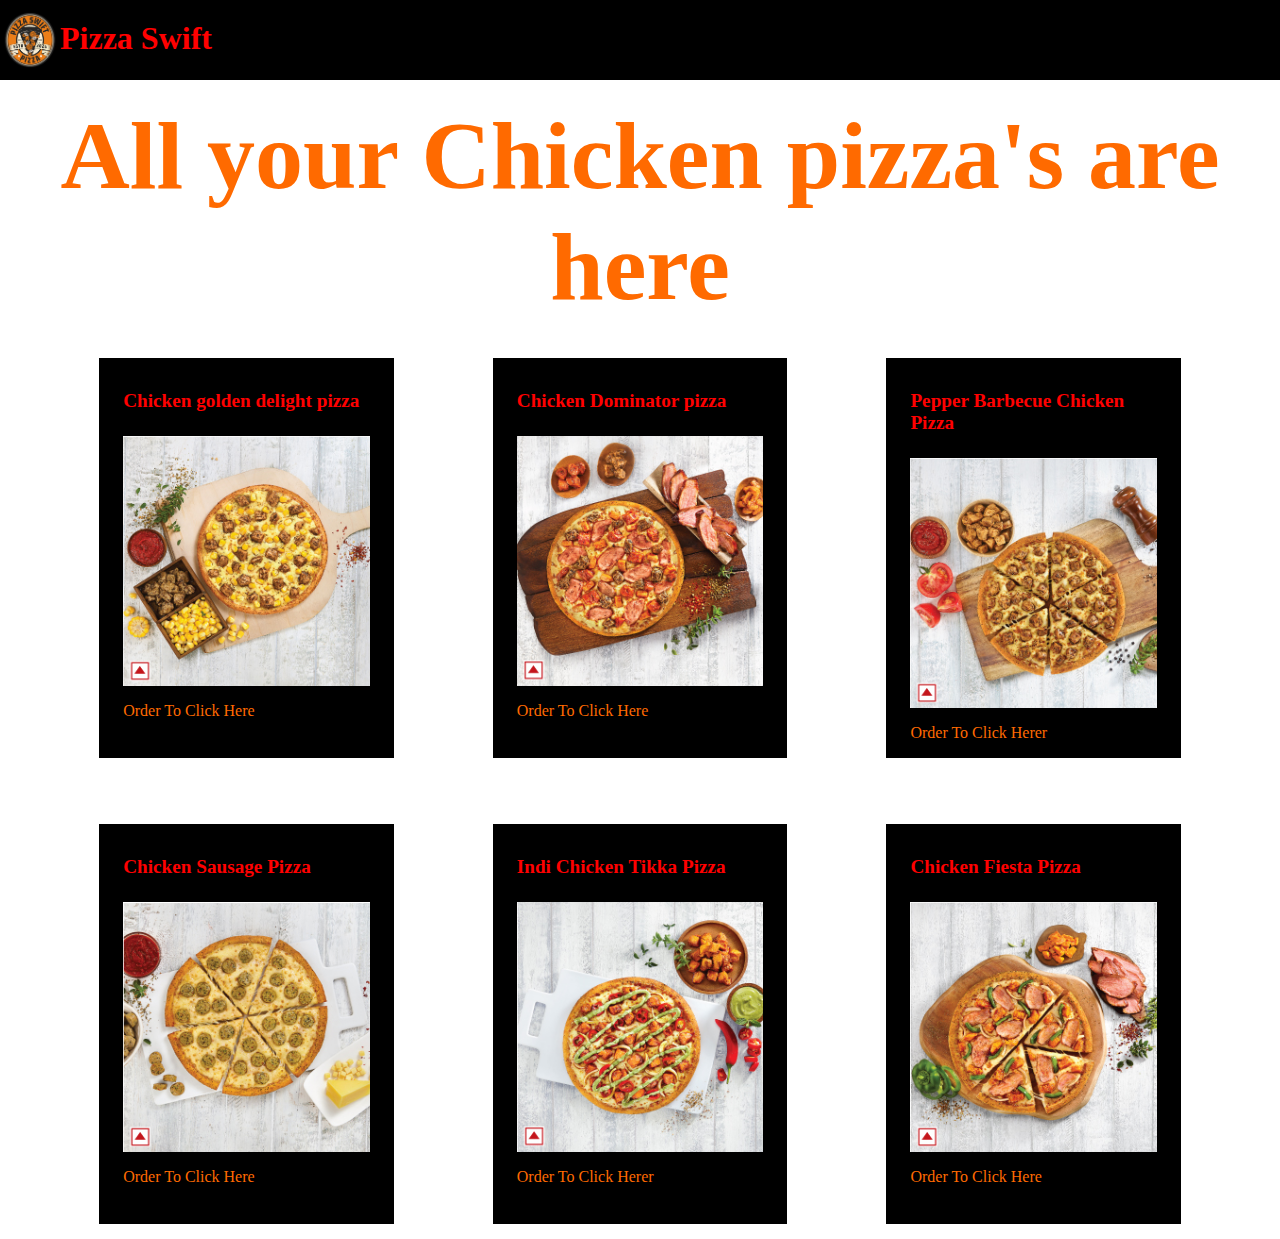
<file: pizza_delivery_website/meat_pizza.html>
<!DOCTYPE html>
<html lang="en">
<head>
    <meta charset="UTF-8">
    <meta name="viewport" content="width=device-width, initial-scale=1.0">
    <title>chicken pizza</title>
    <link rel="stylesheet" href="cheese_pizza.css">
</head>
<body>
     <!--navbar-->
     <div class="navbar">
        <div class="logo">
            <div class="logo_image"></div>
                <h1>Pizza Swift</h1>
        </div>
    </div>
    <div class="cheese_pizza">
        <h1>All your Chicken pizza's are here</h1>
    </div>
     <!--Category-->
     <div class="background">
        <div class="shop-section">
            <div class="box1 box">
            <div class="box-contain">
                <h2> Chicken golden delight pizza</h2>
                <a href="http://127.0.0.1:5500/order.html" target="_parent"><div class="box-image" style="background-image: url('image/CHICKEN\ GOLDEN\ DELIGHT.png');background-size:cover;"></div></a>
                <p>Order To Click Here</p>
            </div>
            </div>
            <div class="box2 box">
                <div class="box-contain">
                    <h2>Chicken Dominator pizza</h2>
                    <a href="http://127.0.0.1:5500/order.html" target="_parent"><div class="box-image" style="background-image: url('image/CHICKEN\ DOMINATOR.png');background-size:cover;"></div></a>
                    <p>Order To Click Here</p>
                </div>
            </div>
            <div class="box3 box">
                <div class="box-contain">
                    <h2>Pepper Barbecue Chicken Pizza</h2>
                    <a href="http://127.0.0.1:5500/order.html" target="_parent"><div class="box-image" style="background-image: url('image/pepper_bbq.png');background-size:cover;"></div></a>
                    <p>Order To Click Herer</p>
                </div>
            </div>
        </div>
        <div class="shop-section2">
            <div class="box1 box">
                <div class="box-contain">
                <h2>Chicken Sausage Pizza</h2>
                <a href="http://127.0.0.1:5500/order.html" target="_parent"><div class="box-image" style="background-image: url('image/chicken\ sausage.png') ;background-size:cover;"></div></a>
                <p>Order To Click Here</p>
                </div>
            </div>
            <div class="box2 box">
                <div class="box-contain">
                    <h2>Indi Chicken Tikka Pizza</h2>
                    <a href="http://127.0.0.1:5500/order.html" target="_parent"><div class="box-image" style="background-image: url('image/INDI\ CHICKEN\ TIKKA.png');background-size:cover;"></div></a>
                    <p>Order To Click Herer</p>
                    </div>
            </div>
            <div class="box3 box">
                <div class="box-contain">
                    <h2>Chicken Fiesta Pizza</h2>
                    <a href="http://127.0.0.1:5500/order.html" target="_parent"><div class="box-image" style="background-image: url('image/CHICKEN\ FIESTA.png');background-size:cover;"></div></a>
                    <p>Order To Click Here</p>
                    </div>
            </div>
        </div>
        <div class="space"></div>
    </div>

</body>
</html>
</file>
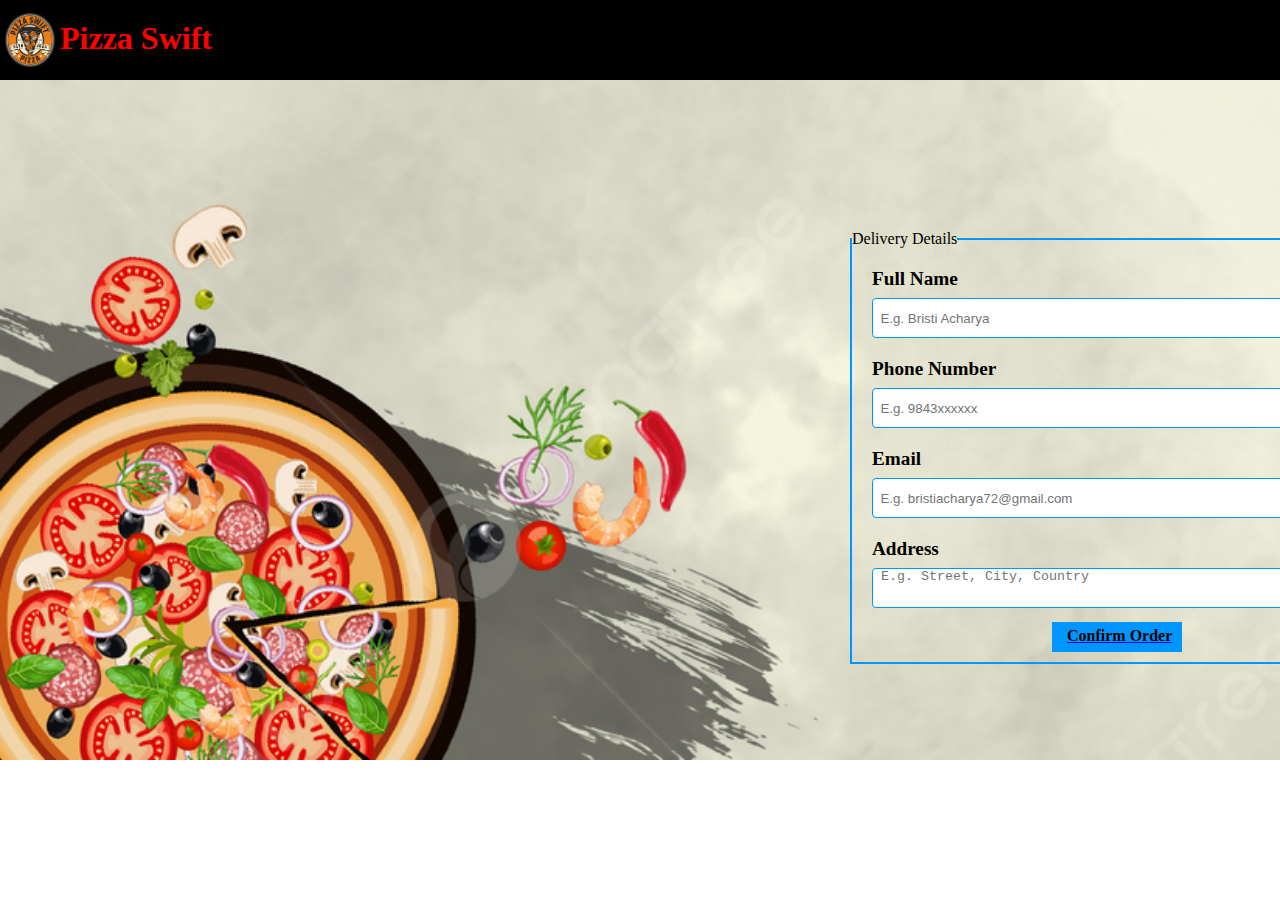
<file: pizza_delivery_website/order.html>
<!DOCTYPE html>
<html lang="en">
<head>
    <meta charset="UTF-8">
    <meta name="viewport" content="width=device-width, initial-scale=1.0">
    <title>Document</title>
    <link rel="stylesheet" href="order.css">
</head>
<body>
    <!--navbar-->
    <div class="navbar">
        <div class="logo">
            <div class="logo_image"></div>
                <h1>Pizza Swift</h1>
        </div>
    </div>
    <div class="background-image">
        <div class="order_box">
            <fieldset>
                <legend>Delivery Details</legend>
                <div class="order-label">Full Name</div>
                <input type="text"  class="input" name="full-name" placeholder="  E.g. Bristi Acharya" class="input-responsive" required>

                <div class="order-label">Phone Number</div>
                <input type="tel" class="input" name="contact" placeholder="  E.g. 9843xxxxxx" class="input-responsive" required>

                <div class="order-label">Email</div>
                <input type="email" class="input" name="email" placeholder="  E.g. bristiacharya72@gmail.com" class="input-responsive" required>

                <div class="order-label">Address</div>
                <textarea name="address" class="input" rows="10" placeholder=" E.g. Street, City, Country" class="input-responsive" required></textarea>

                <a href="http://127.0.0.1:5500/bill.html" target="_parent"><div class="button"><p>Confirm Order</p></div></a>
            </fieldset>
            
    </div>
</div>
</body>
</html>
</file>
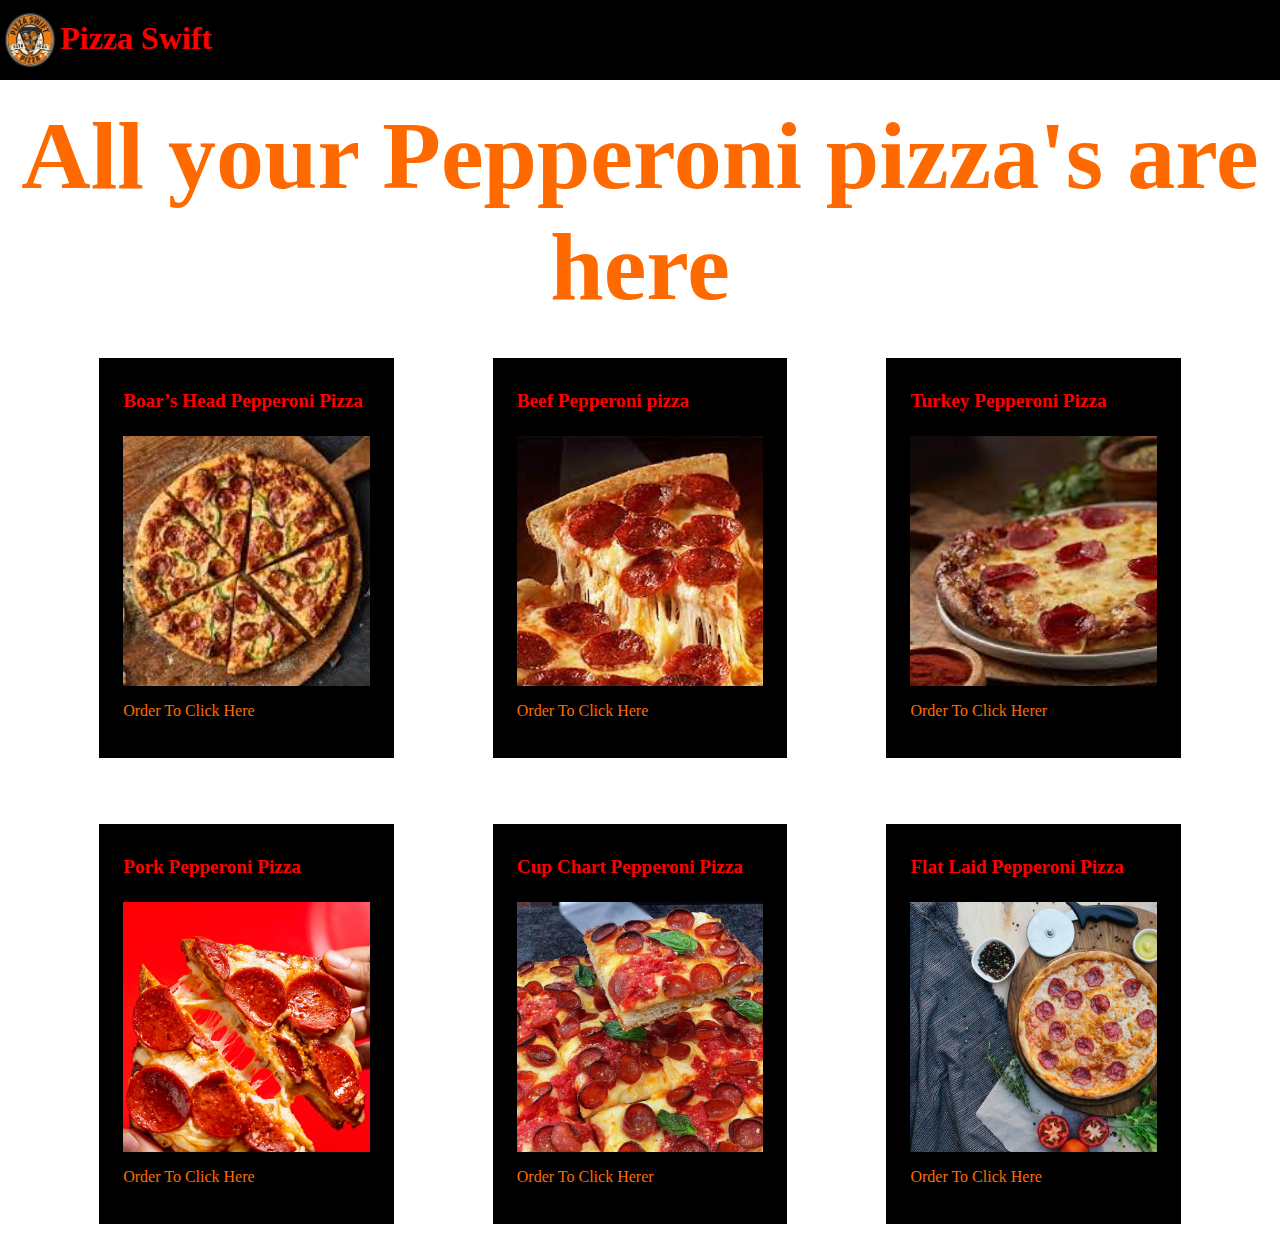
<file: pizza_delivery_website/pepperoni_pizza.html>
<!DOCTYPE html>
<html lang="en">
<head>
    <meta charset="UTF-8">
    <meta name="viewport" content="width=device-width, initial-scale=1.0">
    <title>Pepperoni pizza</title>
    <link rel="stylesheet" href="cheese_pizza.css">
</head>
<body>
     <!--navbar-->
     <div class="navbar">
        <div class="logo">
            <div class="logo_image"></div>
                <h1>Pizza Swift</h1>
        </div>
    </div>
    <div class="cheese_pizza">
        <h1>All your Pepperoni pizza's are here</h1>
    </div>
     <!--Category-->
     <div class="background">
        <div class="shop-section">
            <div class="box1 box">
            <div class="box-contain">
                <h2> Boar’s Head Pepperoni Pizza</h2>
                <a href="http://127.0.0.1:5500/order.html" target="_parent"><div class="box-image" style="background-image: url('image/Boar’s\ Head\ Pepperoni.jpeg');background-size:cover;"></div></a>
                <p>Order To Click Here</p>
            </div>
            </div>
            <div class="box2 box">
                <div class="box-contain">
                    <h2>Beef Pepperoni pizza</h2>
                    <a href="http://127.0.0.1:5500/order.html" target="_parent"><div class="box-image" style="background-image: url('image/Beef\ Pepperoni.jpeg');background-size:cover;"></div></a>
                    <p>Order To Click Here</p>
                </div>
            </div>
            <div class="box3 box">
                <div class="box-contain">
                    <h2>Turkey Pepperoni Pizza</h2>
                    <a href="http://127.0.0.1:5500/order.html" target="_parent"><div class="box-image" style="background-image: url('image/Turkey\ Pepperoni.jpeg');background-size:cover;"></div></a>
                    <p>Order To Click Herer</p>
                </div>
            </div>
        </div>
        <div class="shop-section2">
            <div class="box1 box">
                <div class="box-contain">
                <h2>Pork Pepperoni Pizza</h2>
                <a href="http://127.0.0.1:5500/order.html" target="_parent"><div class="box-image" style="background-image: url('image/Pork\ Pepperoni.webp') ;background-size:cover;"></div></a>
                <p>Order To Click Here</p>
                </div>
            </div>
            <div class="box2 box">
                <div class="box-contain">
                    <h2>Cup Chart Pepperoni Pizza</h2>
                    <a href="http://127.0.0.1:5500/order.html" target="_parent"><div class="box-image" style="background-image: url('image/Cup-Char-Pepperoni.png');background-size:cover;"></div></a>
                    <p>Order To Click Herer</p>
                    </div>
            </div>
            <div class="box3 box">
                <div class="box-contain">
                    <h2>Flat Laid Pepperoni Pizza</h2>
                    <a href="http://127.0.0.1:5500/order.html" target="_parent"><div class="box-image" style="background-image: url('image/Flat\ Laid\ Pepperoni.jpg');background-size:cover;"></div></a>
                    <p>Order To Click Here</p>
                    </div>
            </div>
        </div>
        <div class="space"></div>
    </div>

</body>
</html>
</file>
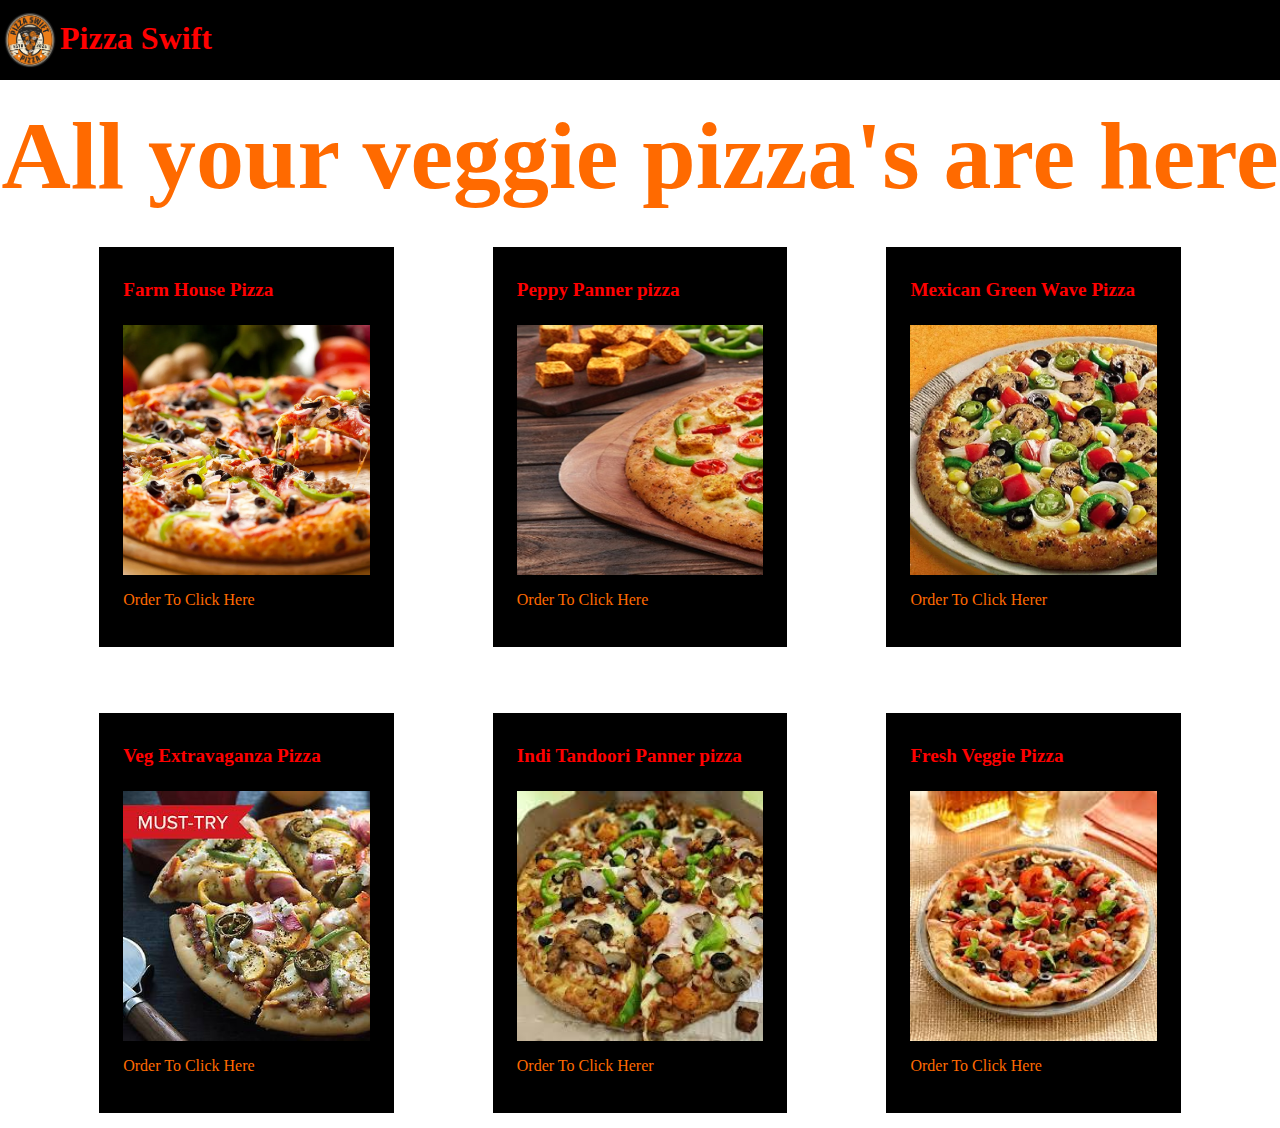
<file: pizza_delivery_website/veggie_pizza.html>
<!DOCTYPE html>
<html lang="en">
<head>
    <meta charset="UTF-8">
    <meta name="viewport" content="width=device-width, initial-scale=1.0">
    <title>veggie Pizza</title>
    <link rel="stylesheet" href="cheese_pizza.css">
</head>
<body>
     <!--navbar-->
     <div class="navbar">
        <div class="logo">
            <div class="logo_image"></div>
                <h1>Pizza Swift</h1>
        </div>
    </div>
    <div class="cheese_pizza">
        <h1>All your veggie pizza's are here</h1>
    </div>
     <!--Category-->
     <div class="background">
        <div class="shop-section">
            <div class="box1 box">
            <div class="box-contain">
                <h2> Farm House Pizza</h2>
                <div class="box-image" style="background-image: url('image/Farm-House-Pizza.webp');background-size:cover;"></div>
                <p>Order To Click Here</p>
            </div>
            </div>
            <div class="box2 box">
                <div class="box-contain">
                    <h2>Peppy Panner pizza</h2>
                    <div class="box-image" style="background-image: url('image/peppy_paneer.jpg');background-size:cover;"></div>
                    <p>Order To Click Here</p>
                </div>
            </div>
            <div class="box3 box">
                <div class="box-contain">
                    <h2>Mexican Green Wave Pizza</h2>
                    <div class="box-image" style="background-image: url('image/MEXICAN\ GREEN\ WAVE.webp');background-size:cover;"></div>
                    <p>Order To Click Herer</p>
                </div>
            </div>
        </div>
        <div class="shop-section2">
            <div class="box1 box">
                <div class="box-contain">
                <h2>Veg Extravaganza Pizza</h2>
                <div class="box-image" style="background-image: url('image/VEG\ EXTRAVAGANZA.jpg') ;background-size:cover;"></div>
                <p>Order To Click Here</p>
                </div>
            </div>
            <div class="box2 box">
                <div class="box-contain">
                    <h2>Indi Tandoori Panner pizza</h2>
                    <div class="box-image" style="background-image: url('image/indi\ pizza.jpeg');background-size:cover;"></div>
                    <p>Order To Click Herer</p>
                    </div>
            </div>
            <div class="box3 box">
                <div class="box-contain">
                    <h2>Fresh Veggie Pizza</h2>
                    <div class="box-image" style="background-image: url('image/FRESH\ VEGGIE.jpeg');background-size:cover;"></div>
                    <p>Order To Click Here</p>
                    </div>
            </div>
        </div>
        <div class="space"></div>
    </div>

</body>
</html>
</file>
<file: Calculator/style.css>
*{
    margin:0px;
    padding:0px;
    box-sizing: border-box;
}

.container{
    height: 100vh;
    width:100%;
    background-color: #e3f9ff;
    display: flex;
    align-items: center;
    justify-content: center;
}
.calculator{
    background-color: #3a4452;
    padding: 20px;
    border-radius:10px;
}
.calculator form input{
    border: 0;
    outline:0;
    width:60px;
    height: 60px;
    border-radius: 10px;
    box-shadow: -8px -8px 15px rgba(255, 255, 255, 0.1), 5px 5px 5px rgba(0, 0, 0, 0.2);
    background: transparent;
    font-size:20px;
    color: #fff;
    cursor: pointer;
    margin: 10px;
}
form .display{
    display: flex;
    justify-content: flex-end;
    margin: 20px 0;
}
form .display input{
    text-align: right;
    flex:1;
    font-size:45px;
    box-shadow: none;
}
 form input.equal{
    width: 145px;
}
</file>
<file: css project/style.css>
*{
     margin: 0;
     font-family: arial;
     border: border-box;
}
.navbar{
    height:60px;
    background-color: #00453e;
    color:white;
    display: flex;
    align-items: center;
    justify-content: space-evenly;
}
.nav-logo{
    height:50px;
    width: 150px;
}
.logo{
    background-image: url("amazon_logo.png");
    height:50px;
    width: 150px;
    background-size:cover;
}
.border{
    border:2px solid transparent;
}
.border:hover{
    border:2px solid white;
}

/**Location bar**/

.add-first{
    color:#CCCCCC;
    font-size: 0.8rem;
    margin-left: 15px;
}
.add-sec{
    font-size: 1 rem;
    margin-left: 3px;
}
.add-icon{
    display: flex;
    align-items:center
}
.nav-address{
    border:2px solid transparent;
}
.nav-address:hover{
    border:2px solid white;
}

/** searchbar**/
.nav-search{
    display: flex;
    justify-content: space-evenly;
    width:620px;
    height:40px;
    border-radius: 4px;
}

.search-select{
    background-color: #f3f3f3;
    width: 50px;
    text-align: center;
    border-top-left-radius: 4px;
    border-bottom-left-radius: 4px;
    border:none;
}

.search-input{
    width:100%;
    font-size:1rem;
    border:none;
}

.search-icon{
    width:45px;
    display: flex;
    justify-content: center;
    align-items: center;
    font-size: 1.2rem;
    background-color: rgb(235, 179, 188);
    border-top-right-radius: 4px;
    border-bottom-left-radius: 4px;
    color:#00453e
}
.nav-search:hover{
    border:2px solid  rgb(235, 179, 188);
}
/** Account & list and Returns & Order**/
span{
    font-size:0.7rem;
}

.nav-second{
    font-size:0.85 rem;
    font-weight: 700;
}
/** Cart **/
.nav-cart i{
    font-size: 30px;
}
.nav-cart{
    font-size: 0.85rem;
    font-weight: 700;
}
/** panel **/
.panel{
    height: 40px;
    background-color: #00453edf;
    display: flex;
    align-items: center;
    color:white;
    justify-content: space-evenly;
}
.panel-options p{
    display: inline;
    margin-left: 15px;
}

.panel-options{
    width:70%;
    font-size:0.85em;
}
.panel-deals{
    font-size: 0.9rem;
    font-weight: 700;
}
/** Hero-section**/

.hero-section{
    background-image: url(main_image.jpg);
    height:350px;
    background-size: cover;
    display: flex;
    justify-content: center;
    align-items: flex-end;
}
.hero-msg{
    background-color: white;
    color: black;
    height: 40px;
    width: 80%;
    display: flex;
    align-items: center;
    justify-content: center;
    font-size: 0.85rem;
    margin-bottom: 25px;
   
}
.hero-msg a{
    color:#007185;
}

/** Box-section **/
.shop-section{
    display: flex;
    justify-content: space-evenly;
    background-color: #f4c6c4;
}
.box{
    height:400px;
    width: 23%;
    background-color: white;
    margin-top: 1rem;
}
.box-image{
    height: 250px;
    padding:20px,0px,15px;
}
.box-contain{
    margin-left: 1.5rem;
    margin-right: 1.5rem;
    margin-top: 2rem;
    margin-bottom: 1.5rem;
}
.box-contain p{
    color: #007185;
}
.shop-section2{
    display: flex;
    justify-content: space-evenly;
    background-color: #f4c6c4;
    padding-top: 50px;
}
.space{
    height:15px;
    width: 100%;
    background-color: #f4c6c4;
}
.back_to_top{
    height:30px;
    width:100%;
    background-color:#00453edf;
    color:white;
    text-align: center;
    padding-top: 8px;
}
.footer{
    height:30px;
    width:100%;
    background-color: #00453e;
    color: white;
    text-align: center;
}
</file>
<file: login/style.css>
.login_box{
    width: 350px;
    height: 300px;
    background-color:wheat;
}
.login_box h2{
    padding-top: 30px;
}
body{
    background: linear-gradient( to right, #3494e6, #ec6ead);
    text-align: center;
}
</file>
<file: pizza_delivery_website/style.css>
*{
    margin:0px;
    padding:0px;
    box-sizing: border-box;
}
.navbar{
    height:60px;
    width:100%;
    background-color: black;
}
.logo{
    width: 80%;
    display: flex;
}
.logo_image{
    background-image:url("image/pizza\ Logo.png");
    background-size: cover;
    height: 60px;
    width:60px;
    margin-top: 10px;
}
.logo h1{
    color:red;
    margin-top: 20px;
}
.hero_section{
    height:800px;
    width:100%;
    background-image:url("image/pizza_hero.avif");
    background-size: cover;
}
.hero_section h1{
    color: red;
    padding-top:200px;
    margin-left:50px;
    font-size: 4rem;
    font-family: 'Times New Roman', Times, serif;
}
.hero_section p{
    width: 600px;
    font-style: normal;
    color:white;
    padding-top:10px;
    margin-left:50px;
    font-size: 1.5rem;
    font-family: Arial, Helvetica, sans-serif;
}

.customize_pizza{
    width:250px;
    height: 60px;
    background-color: red;
    border-radius: 10px;
    margin-left: 50px;
    margin-top: 20px;
    cursor: pointer;
}
.customize_pizza p{
    margin-left: 15px;
    padding-top: 15px;
    color:white;
    font-size:1.2rem;
    font-family: 'Times New Roman', Times, serif;
}
.shop-section{
    display: flex;
    justify-content: space-evenly;
   
}
.box{
    height:400px;
    width: 23%;
    background-color: black;
    margin-top: 1rem;
}
.box-image{
    height: 250px;
    padding:20px,0px,15px;
    margin-top:1.5rem;
}
.box-contain{
    margin-left: 1.5rem;
    margin-right: 1.5rem;
    margin-top: 2rem;
    margin-bottom: 1.5rem;
}
.box-contain p{
    color: rgb(255, 106, 0);
    margin-top: 1rem;
    text-decoration: none;
}
.shop-section2{
    display: flex;
    justify-content: space-evenly;
    padding-top: 50px;
 
}
.shop-section h2{
    color: red;
}
.shop-section2 h2{
    color:red;
}
.background{
    background-image:url("image/pizza_background.jpg");
    background-size: cover;
}
.space{
    height:15px;
    width: 100%;
}
.sixth_page{
    height:400px;
    width:100%;
    background-color: black;
    color: aliceblue;
}
.question_section{
    height: 50px;
    width:400px;
    padding-top:50px;
    margin-left:135px;
}
.all_question_box{
    height: 300px;
    width:100%;
    display: flex;
    justify-content: space-evenly;
}
.first_question_section{
    height: 300px;
    width:200px;
    display:flex;
    flex-direction: column;
    justify-content: space-evenly;
}
.second_question_section{
    height: 300px;
    width:200px;
    display:flex;
    flex-direction: column;
    justify-content: space-evenly;
}
.third_question_section{
    height: 300px;
    width:200px;
    display:flex;
    flex-direction: column;
    justify-content: space-evenly;
}
.fourth_question_section{
    height:220px;
    width:200px;
    display:flex;
    flex-direction: column;
    justify-content: space-evenly;
}
.footer{
    height:30px;
    width:100%;
    background-color:black;
    color: white;
    text-align: center;
}
</file>
<file: portfolio/style.css>
/*Universall*/
*{
    padding:0;
    margin:0;
    border: border-box;
}

/*body part*/
body{
    background-color:white;
}
/*about me section*/
.first_page{
    height:700px;
    width:100%;
    display:flex;
    justify-content:space-evenly;
}
.paraghraph{
    width:60%;
}
/*name part*/
.name{
    width:100%;
    margin-top:10px;
    margin-left: 250px;
    font-size:2rem;
}
.female{
    width:100%;
    margin-left:280px;
    font-size:2rem;
}
/*who iam*/
.i_am{
    width:100%;
    font-size:1.2rem;
    margin-left:290px;
    margin-top:10px;
}
.about_me{
    font-size:2.5rem;
    margin-top: 200px;
    margin-left:100px;
}
.about_myself{
    height:100px;
    width: 600px;
    position:absolute;
    left:100px;
    top:250px;
    font-size:1.5rem;
    font-family: 'Times New Roman', Times, serif;
}
/*my_image part*/
.image{
    height:700px;
    width:40%;
    background-color: rgba(231, 234, 237, 0.89);
    border:2px solid transparent;
}
.image:hover{
    border:2px solid black;
}
.my_image{
    height: 200px;
    width:200px;
    background-image:url(formal\ profile\ photo.jpg);
    background-size: cover;
    margin-left:250px;
    margin-top:150px;
    border:2px solid transparent;
}
.my_image:hover{
    border:2px solid black;
}

.email_me{
    height:40px;
    width: 180px;
    background-color: black;
    color: white;
    margin-left:260px;
    margin-top: 15px;
}
/*Education*/
.about_education{
    width:100%;
    
}
.education_heading{
    font-size:3rem;
    width:300px;
}
.education{
margin-left:310px;
}
.skill{
    width:100%;
    margin-top: 100px;
}
.skill_heading{
    font-size:5rem;
}
.skill_name{
    font-size:1.2rem;
    font-family: 'Times New Roman', Times, serif;
    margin-left:100px;
}
.contact_me{
    text-align: center;
    margin-bottom: 50px;
}
</file>
<file: Tempture Converter/style.css>
* {
	box-sizing: border-box;
	margin: 0;
	padding: 0;
  }
  
  body {
	background: linear-gradient( to right, #3494e6, #ec6ead);
	color: #222;
	font-size: 1rem;
	display: flex;
	justify-content: center;
	align-items: center;
	width: 100vw;
	height: 100vh;
  }
  .title {
	color: #222;
	font-size: 1.5rem;
	text-align: center;
  }
  .temperature-converter {
	background: #ecebeb;
	border-radius: 5px;
	position: relative;
	display: flex;
	flex-direction: column;
	justify-content: center;
	padding: 30px 25px 20px;
	min-width: 320px;
	width: 100%;
	height: auto;
  }
  .result {
	text-align: center;
	margin: 20px 0;
  }
  .result-heading {
	color: #555;
	font-size: 1rem;
	font-weight: 600;
  }
  .celsius-value {
	border-bottom: 2px solid #ccc;
	padding: 10px;
  }
  label {
	color: #555;
	font-size: 0.8rem;
	margin-bottom: 5px;
  }
  input,
  select {
	background: transparent;
	border: none;
	outline: none;
	border-bottom: 2px solid #ccc;
	padding: 8px;
	margin-bottom: 15px;
  }
  input:focus {
	border: 1px solid #4c49f3;
  }
  .degree-type {
	display: flex;
	justify-content: space-between;
	align-items: center;
	padding: 20px 0;
  }
  .degree-field {
	display: flex;
	flex-direction: column;
	width: 46%;
  }
  option {
	background-color: #3c39e7;
	color: #f6f6f6;
  }
  #convert-btn {
	background: linear-gradient(to bottom, #3633f3, #120fb9);
	border: none;
	outline: none;
	border-radius: 5px;
	color: #f6f6f6;
	cursor: pointer;
	font-weight: bold;
	letter-spacing: 1px;
	text-transform: uppercase;
	margin-top: 10px;
	padding: 12px 80px;
	transition: all 0.3s ease-in;
  }
  #convert-btn:hover {
	background: linear-gradient(to bottom, #4a47e7, #322fda);
  }
</file>
<file: to-do-list/style.css>
* {
    box-sizing: border-box;
    margin: 0;
    padding: 0;
  }
.containter{
  width:100%;
  min-height:100vh;
  background-color: black;
}
.todo-app{
  width: 100%;
  max-width:540px;
  background-color: white;
  margin:  auto 20px;
  padding: 40px 30px 70px;
  border-radius:10px;
}
.todo-app h2{
  color: #002765;
  display: flex;
  align-items: center;
  margin-bottom:20px;
}
.row{
  display: flex;
  align-items: center;
  justify-content: space-between;
  background: #edeef0;
  border-radius:30px;
  padding-left:20px;
  margin-bottom:25px;
}
input{
  flex:1;
  border: none;
  outline: none;
  background: transparent;
  padding: 10px;
}
button{
  border:none;
  outline: none;
  padding: 16px 50px;
  background-color: #ff5945;
  color:#fff;
  font-size: 16px;
  cursor: pointer;
  border-radius: 40px;
}
ul li{
  list-style:none;
  font-size: 17px;
  padding:12px 8px 12px 50px;
  user-select: none;
  cursor: pointer;
  position:relative;
}
ul li::before{
  content: '';
  position:absolute;
  height: 20px;
  width:20px;
  border-radius:50%;
  background-image: url(round.png);
  background-size: cover;
  background-position:center;
  top:12px;
  left:8px;
}
ul li.checked{
  color: #555;
  text-decoration: line-through;
}
ul li.checked::before{
  background-image:url(checked.png);
}
ul li span{
  position: absolute;
  right: 0;
  top:5px;
  width: 40px;
  height:40px;
  font-size: 22px;
  color:#555;
  line-height:40px;
  text-align: center;
  border-radius:50%;
}
</file>
<file: tribute_page/style.css>
*{
    padding:0;
    margin:0;
    border: border-box;
}
.name{
    height: 750px;
    width:100%;
    background-color: black;
    color:white;
}
.name h1{
    font-size: 5rem;
    text-align: center;
    padding-top: 300px;
}
.name p{
    font-size:3rem;
    text-align: center;
}
.image{
    height:750px;
    width: 100%;
    background-image:url(person_image.jpg);
    background-size: cover;
}
.image p{
    width:600px;
    font-size:3.5rem;
    padding-top: 300px;
    margin-left:150px;
}
.biography{
    background-color: black;
    color: white;
}
.biography h1{
    margin-left:300px;
    font-size:5rem;
    padding-top: 50px;
}
.biography p{
    font-size: 2rem;
    margin-top: 40px;
    margin-left: 300px;
    width:700px;
}
.line{
    background-color: black;
}
.line1{
    width:900px;
    border-bottom:1px solid white;
    padding-top: 70px;
    margin-left:250px;

}
footer{
    background-color: black;
    color:white;
    text-align: center;
    font-size:1.2rem;
    padding-top: 30px;
    padding-bottom: 20px;
}
</file>
<file: pizza_delivery_website/cheese_pizza.css>
*{
    margin:0px;
    padding:0px;
    box-sizing: border-box;
}
.navbar{
    height:80px;
    width:100%;
    background-color: black;
}
.logo{
    width: 80%;
    display: flex;
}
.logo_image{
    background-image:url("image/pizza\ Logo.png");
    background-size: cover;
    height: 60px;
    width:60px;
    margin-top: 10px;
}
.logo h1{
    color:red;
    margin-top: 20px;
}
.cheese_pizza h1{
    font-size: 6rem;
    text-align: center;
    color:rgb(255, 106, 0);
    padding-top: 20px;
    padding-bottom: 20px;
}

.shop-section{
    display: flex;
    justify-content: space-evenly;
   
}
.box{
    height:400px;
    width: 23%;
    background-color: black;
    margin-top: 1rem;
}
.box-image{
    height: 250px;
    padding:20px,0px,15px;
    margin-top:1.5rem;
}
.box-contain{
    margin-left: 1.5rem;
    margin-right: 1.5rem;
    margin-top: 2rem;
    margin-bottom: 1.5rem;
}
.box-contain p{
    color: rgb(255, 106, 0);
    margin-top: 1rem;
    cursor: pointer;
}
.shop-section2{
    display: flex;
    justify-content: space-evenly;
    padding-top: 50px;
 
}
.shop-section h2{
    color: red;
    font-size: 1.2rem;
}
.shop-section2 h2{
    color:red;
    font-size: 1.2rem;
}
.background{
   background-color:white;
}
.space{
    height:15px;
    width: 100%;
}
</file>
<file: pizza_delivery_website/order.css>
*{
    margin:0px;
    padding:0px;
    box-sizing: border-box;
}
.navbar{
    height:80px;
    width:100%;
    background-color: black;
}
.logo{
    width: 80%;
    display: flex;
}
.logo_image{
    background-image:url("image/pizza\ Logo.png");
    background-size: cover;
    height: 60px;
    width:60px;
    margin-top: 10px;
}
.logo h1{
    color:red;
    margin-top: 20px;
}
.background-image{
    height:680px;
    width: 100%;
    background-image: url("image/pizza_order_background.jpg");
    background-size: cover;
}
.order_box{
    width:500px;
    margin-left:850px;
    padding-top:150px;
}
.order-label{
    margin-top:20px;
    margin-left: 20px;
    font-size: 1.2rem;
    font-weight: 700;
    color: black ;
    font-family: 'Times New Roman', Times, serif;
}
.input{
    margin-left: 20px;
    margin-top: 8px;
    width: 90%;
    border-radius: 4px;
    height: 40px;
    border:1px solid rgb(0, 149, 255);
}
fieldset{
    border:2px solid rgb(0, 149, 255);
}
.button{
    height: 30px;
    width:130px;
    background-color:rgb(0, 149, 255);
    margin: 10px;
    margin-left: 200px;
}
.button p{
    margin-left: 15px;
    padding-top: 5px;
    font-size: 1rem;
    font-weight: 700;
    color: black ;
    font-family: 'Times New Roman', Times, serif;
}
</file>
